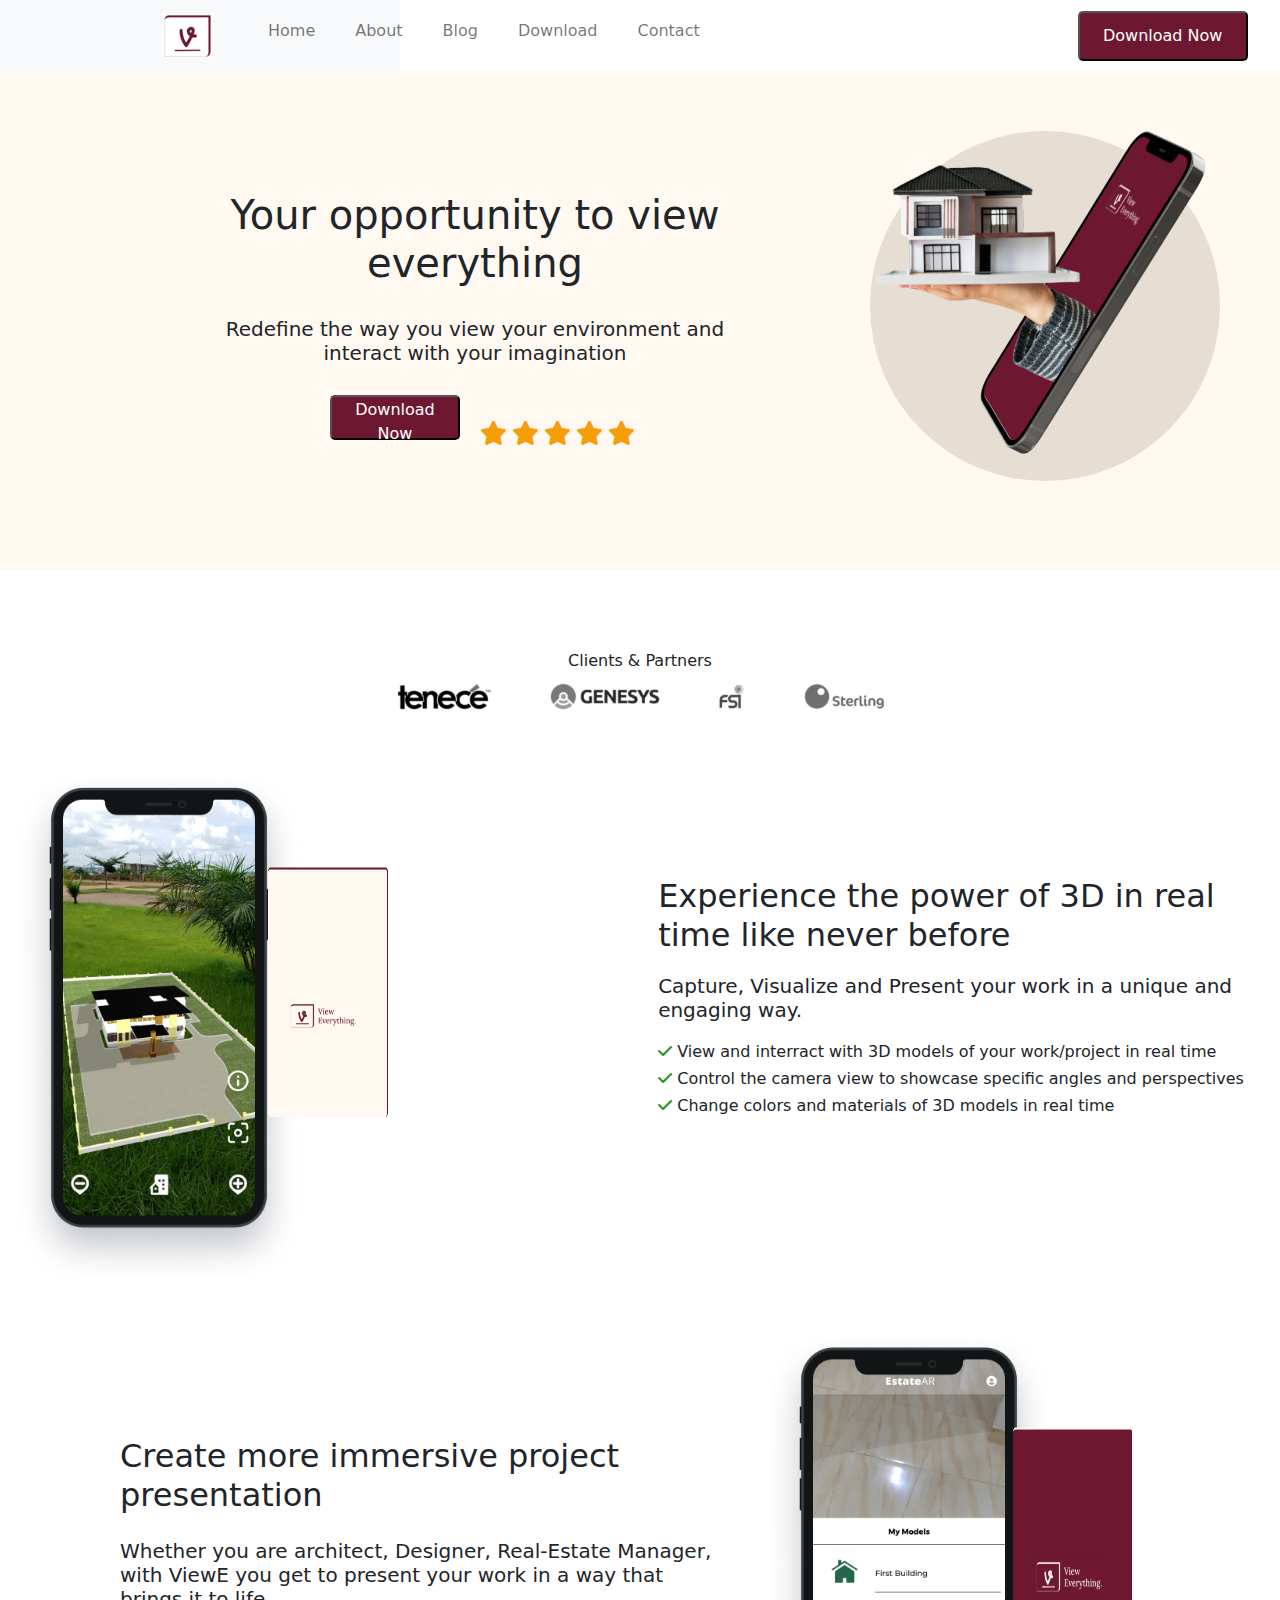
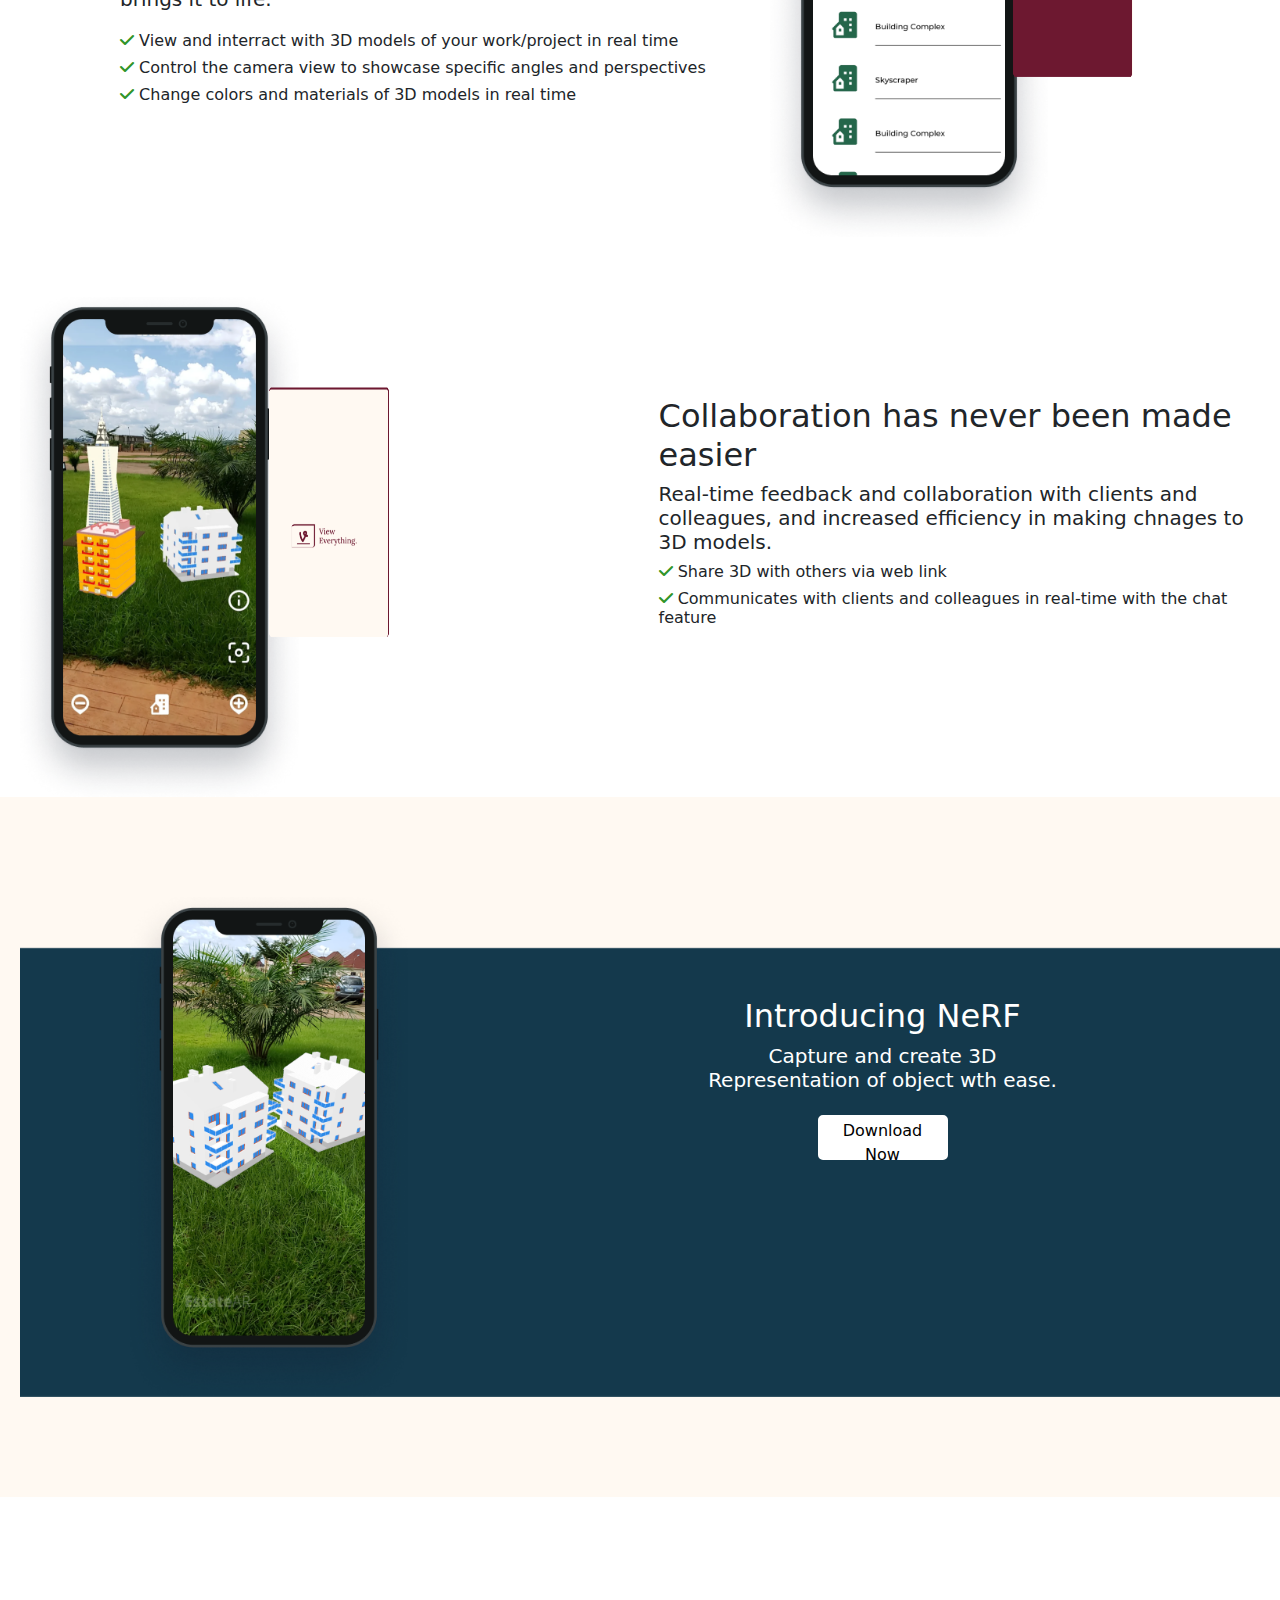
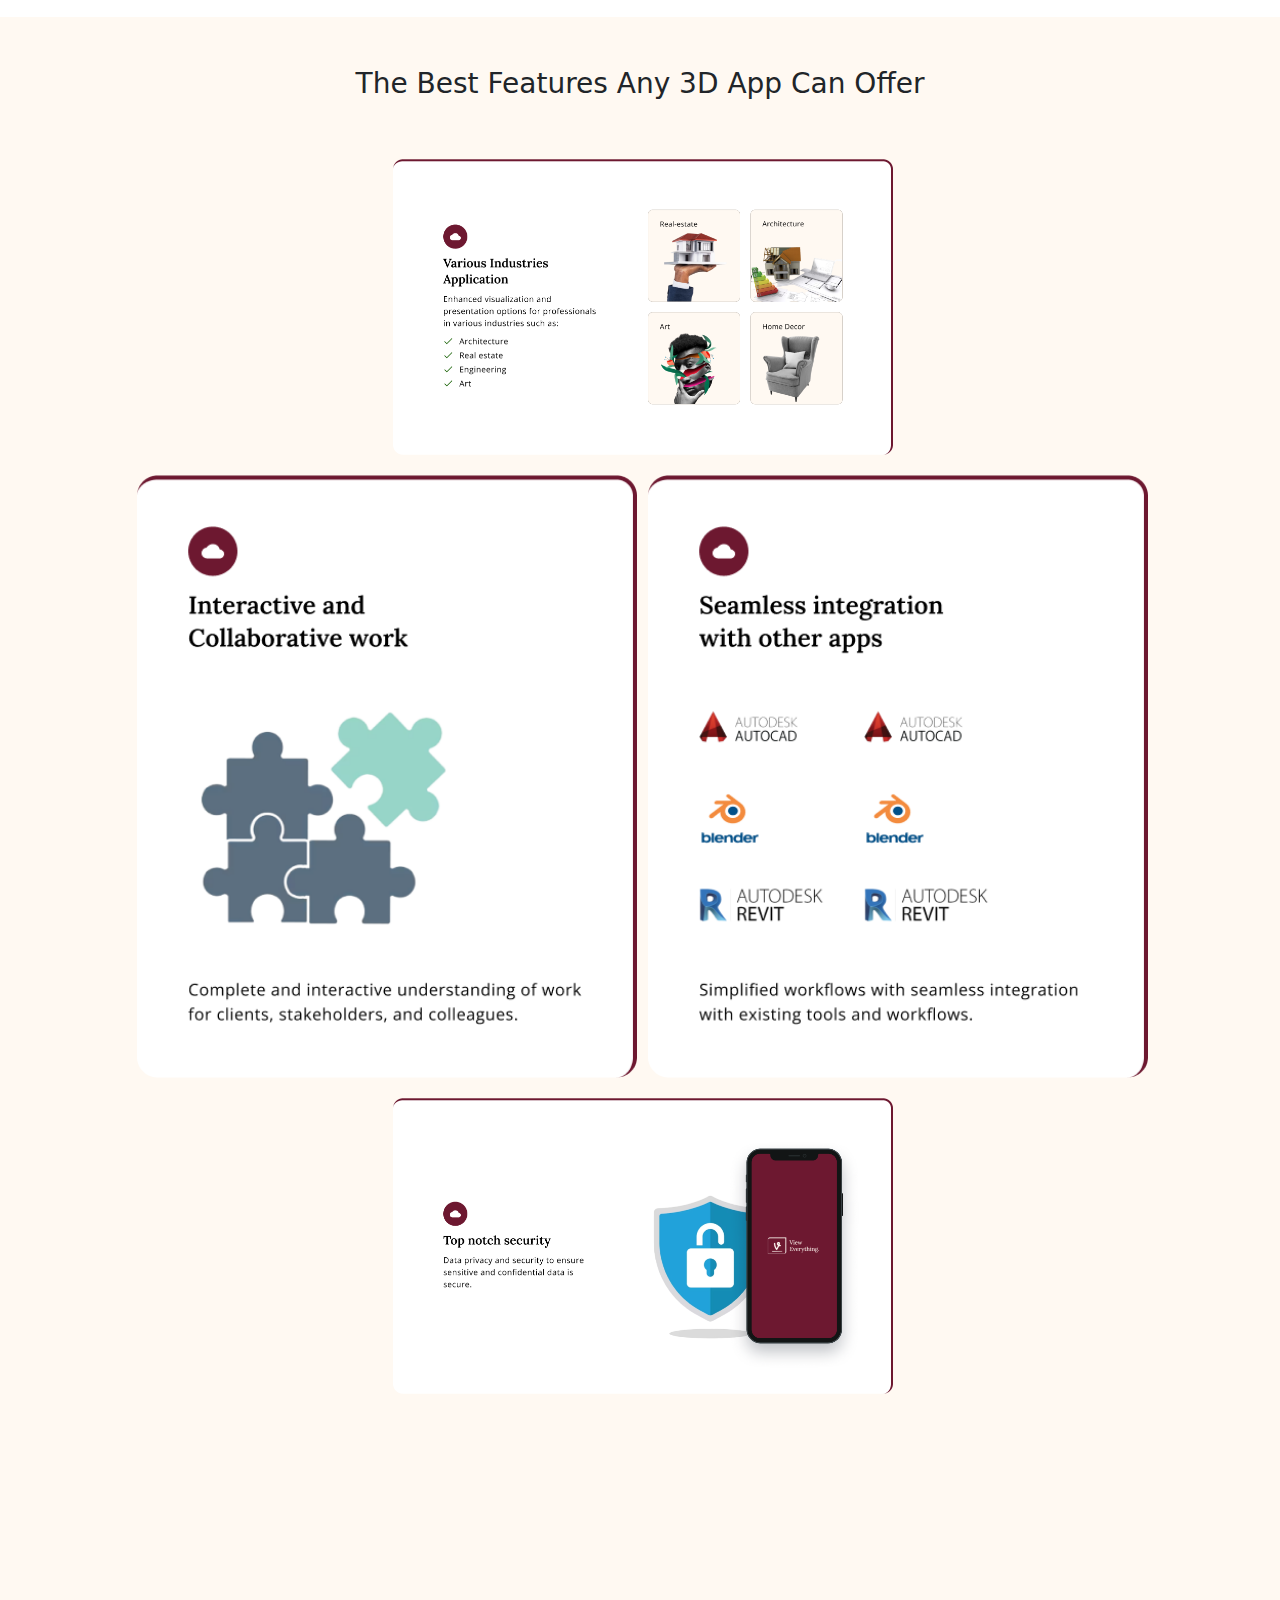
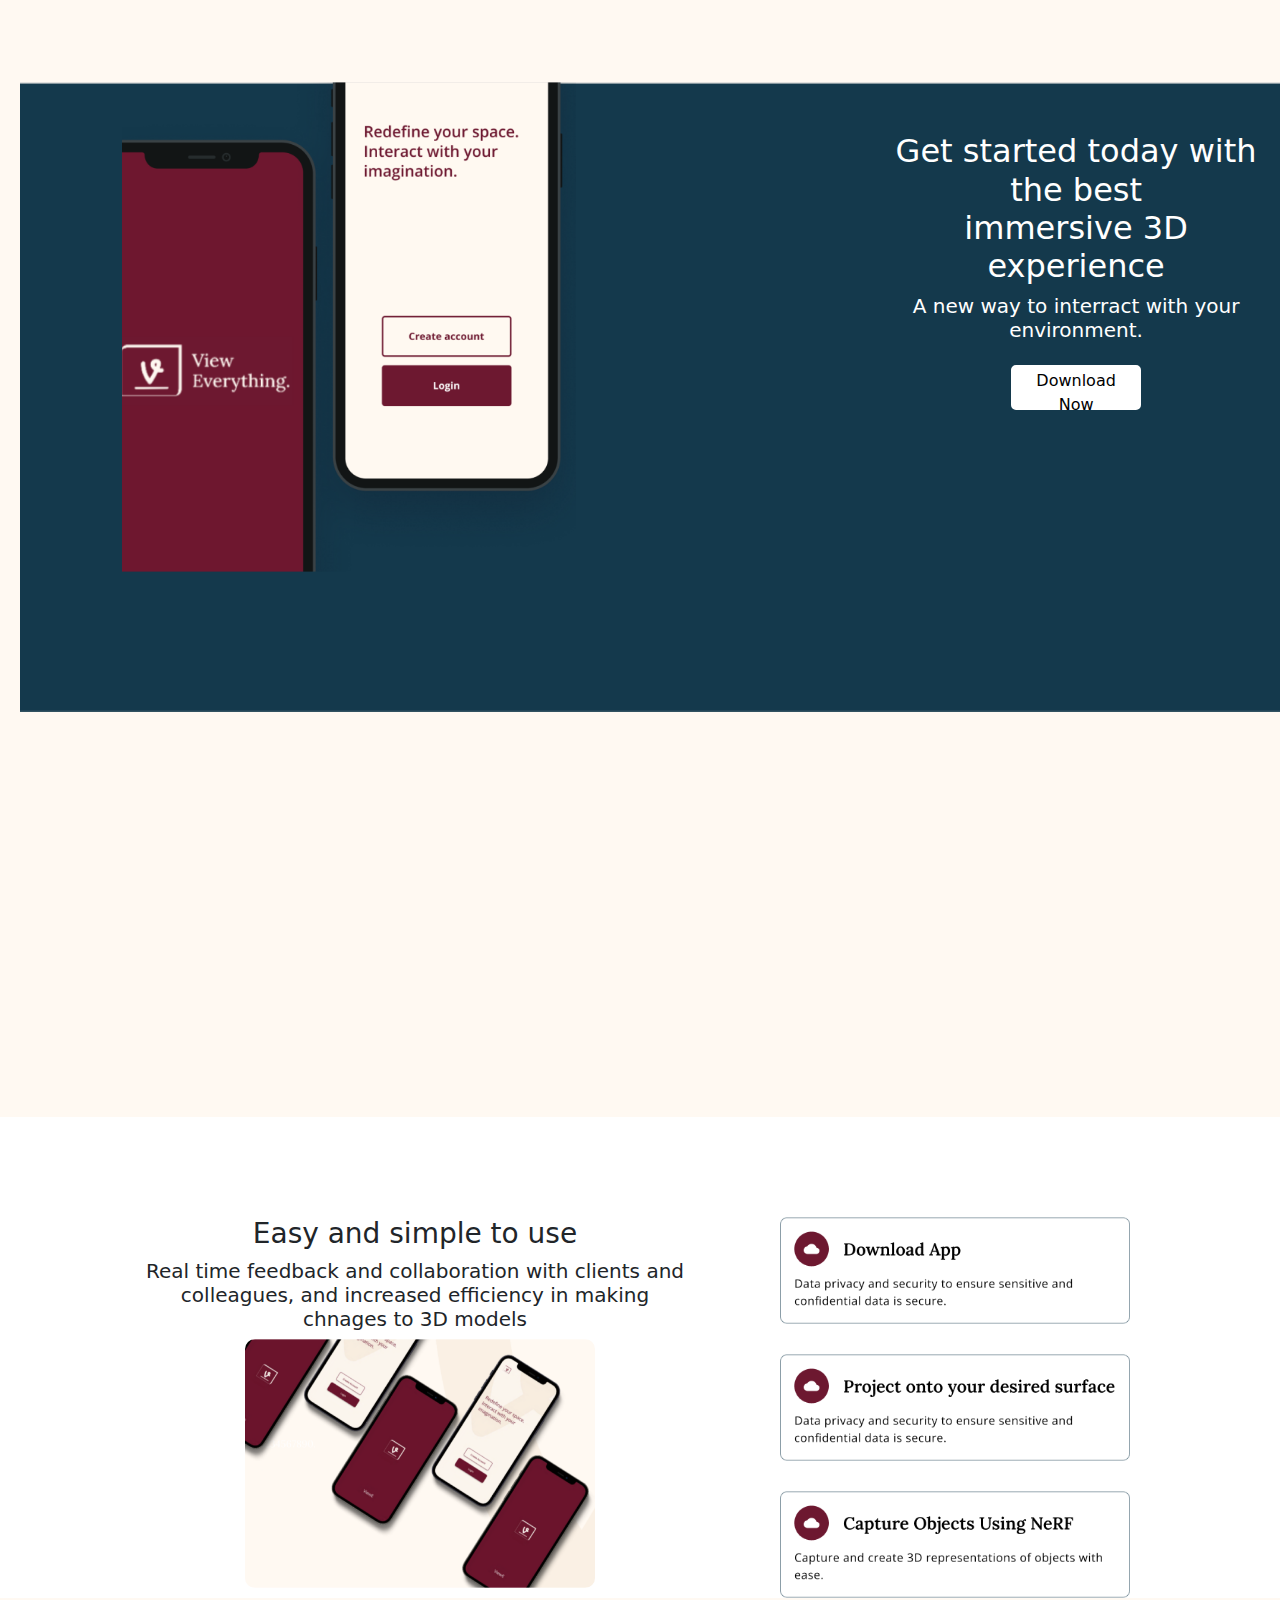
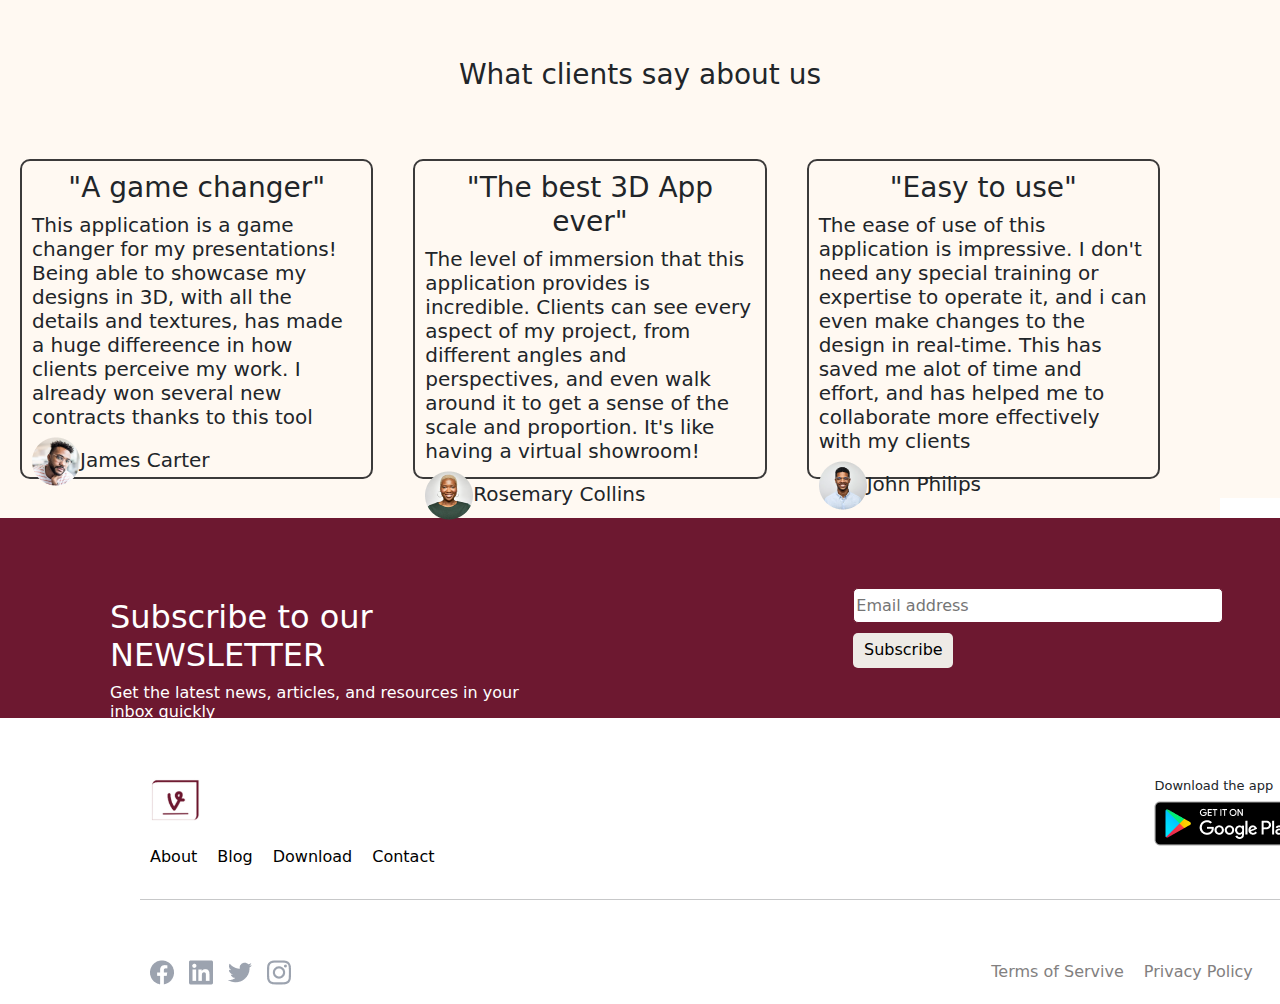
<file: index.html>
<!DOCTYPE html>
<html lang="en">
<head>
    <meta charset="UTF-8">
    <meta name="viewport" content="width=device-width, initial-scale=1.0">
    <title>Home</title>
    <link rel="stylesheet" href="bootstrap-5.1.3-dist/css/bootstrap.css">
    <link rel="stylesheet" href="Home.css">
    <link rel="icon" type="image/x-icon" href="/img/image 17@2x.jpg">
    <link rel="stylesheet" href="fontawesome-free-6.4.0-web/css/all.css">
    <link rel="preconnect" href="https://fonts.googleapis.com">
<link rel="preconnect" href="https://fonts.gstatic.com" crossorigin>
<link href="https://fonts.googleapis.com/css2?family=Inter:wght@100&display=swap" rel="stylesheet">
</head>
<body>
    <nav class="navbar navbar-expand-lg bg-body-tertiary navbar-light bg-light navv">
        <div class="container-fluid">
            <a class="navbar-brand logo" href="index.html">
                <img src="img/image 17@2x.jpg" alt="Logo" width="50" height="45">
              </a>

              <button class="navbar-toggler" type="button" data-bs-toggle="collapse" data-bs-target="#navbarSupportedContent" aria-controls="navbarSupportedContent" aria-expanded="false" aria-label="Toggle navigation">
                <span class="navbar-toggler-icon"></span>
              </button>
          <div class="collapse navbar-collapse liinn" id="navbarSupportedContent">
            <ul class="navbar-nav me-auto mb-2 mb-lg-0">
              <!-- <li class="nav-item">
                <a class="nav-link active ms-5 me-4" aria-current="page" href="index.html">Home</a>
              </li> -->
              <li class="nav-item">
                <a class="nav-link ms-5 me-4" href="About.html">Home</a>
              </li>
              <li class="nav-item">
                <a class="nav-link me-4" href="About.html">About</a>
              </li>
              <li class="nav-item">
                <a class="nav-link me-4" href="Blog.html">Blog</a>
              </li>
              <li class="nav-item">
                <a class="nav-link me-4" href="download.html">Download</a>
              </li>
              <li class="nav-item">
                <a class="nav-link" href="Contactpage.html">Contact</a>
              </li>
              <button class="button1 ">Download Now</button>
          </div>
        </div>
      </nav>
      <div class="card1">
        <div class="card11">
            <h1 class="h1">Your opportunity to view<br>everything</h1>
            <h5 class="h5">Redefine the way you view your environment and<br>interact with your imagination</h5>
            <button class="button2">Download Now</button> <i class="fa-solid fa-star fa-xl" style="color: rgb(245, 158, 11);"></i> <i class="fa-solid fa-star fa-xl" style="color: rgb(245, 158, 11);"></i> <i class="fa-solid fa-star fa-xl" style="color: rgb(245, 158, 11);"></i> <i class="fa-solid fa-star fa-xl" style="color: rgb(245, 158, 11);"></i> <i class="fa-solid fa-star fa-xl" style="color: rgb(245, 158, 11);"></i>
        </div>
        <div class="card12">
            <img src="img/image 30.png" alt="" width="400px" class="phoneimg">
        </div>
      </div>

      <div class="firsthead">
        <h6>Clients & Partners</h6>
        <img src="img/image 19.png" alt="" width="500px" class="partnerimg">
      </div>
      <div class="secondhead">
        <div class="secondhead1">
            <img src="img/Yes.png" alt="" height="520px" class="secondheadimg">
            <img src="img/Rectangle 59.png" alt="" style="width: 170px; height: 300px; margin-top: 90px; margin-left: -30px;" class="secondheadimg1" >
            <img src="img/image 35.png" alt="" style="width: 100px; height: 50px; margin-top: 220px; margin-left: -130px;" class="secondheadimg2">
        </div>
        <div class="secondhead2">
            <h2 class="experience">Experience the power of 3D in real time like never before</h2>
            <h5 class="experience">Capture, Visualize and Present your work in a unique and engaging way.</h5>
            <h6><i class="fa-solid fa-check" style="color: #309429;"></i> View and interract with 3D models of your work/project in real time</h6>
            <h6><i class="fa-solid fa-check" style="color: #309429;"></i> Control the camera view to showcase specific angles and perspectives</h6>
            <h6><i class="fa-solid fa-check" style="color: #309429;"></i> Change colors and materials of 3D models in real time</h6>

        </div>
      </div>

      <div class="secondhead">
        <div class="secondhead21">
            <h2 class="experience">Create more immersive project presentation</h2>
            <h5 style="margin-top: 25px; margin-bottom: 20px;"class="experience">Whether you are architect, Designer, Real-Estate Manager, with ViewE you get to present your work in a way that brings it to life.</h5>
            <h6><i class="fa-solid fa-check" style="color: #309429;"></i> View and interract with 3D models of your work/project in real time</h6>
            <h6><i class="fa-solid fa-check" style="color: #309429;"></i> Control the camera view to showcase specific angles and perspectives</h6>
            <h6><i class="fa-solid fa-check" style="color: #309429;"></i> Change colors and materials of 3D models in real time</h6>

        </div>

        <div class="secondhead1">
            <img src="img/YesN.png" alt="" height="520px" class="secondheadimg">
            <img src="img/Rectangle 59N.png" alt="" style="width: 170px; height: 300px; margin-top: 90px; margin-left: -35px;" class="secondheadimg1">
            <img src="img/image 35N.png" alt="" style="width: 100px; height: 50px; margin-top: 220px; margin-left: -130px;" class="secondheadimg2">
        </div>
    </div>
    <div class="secondhead">
        <div class="secondhead1">
            <img src="img/YesO.png" alt="" height="520px" class="secondheadimg">
            <img src="img/Rectangle 59.png" alt="" style="width: 170px; height: 300px; margin-top: 90px; margin-left: -30px;" class="secondheadimg1">
            <img src="img/image 35.png" alt="" style="width: 100px; height: 50px; margin-top: 220px; margin-left: -130px;" class="secondheadimg2">
        </div>
        <div class="secondhead2">
            <h2>Collaboration has never been made easier</h2>
            <h5>Real-time feedback and collaboration with clients and colleagues, and increased efficiency in making chnages to 3D models.</h5>
            <h6><i class="fa-solid fa-check" style="color: #309429;"></i> Share 3D with others via web link</h6>
            <h6><i class="fa-solid fa-check" style="color: #309429;"></i> Communicates with clients and colleagues in real-time with the chat feature</h6>

        </div>
      </div>
      <div class="card2">
        <div class="middle">
            <div class="middle-text">
                <div class="firstimg">
              <img src="img/YesP.png" alt="" class="secondheadimg" >
            </div>
            <div class="middleword">
                <h2>Introducing NeRF</h2>
                <h5>Capture and create 3D <br>Representation of object wth ease.</h5>
                <button class="button4">Download Now</button>
            </div> 
            </div>
          </div>
        </div>
        <div class="card3">
            <h3 style="text-align: center;">The Best Features Any 3D App Can Offer</h3>
            <img src="img/Frame 40576.png" alt="" style="margin-top: 50px; margin-bottom: 20px;" class="featureimg"><br>
            <img src="img/Frame 40578.png" alt="" class="featureimg">
            <img src="img/Frame 40579.png" alt="" class="featureimg">
            <img src="img/Frame 40577.png" alt="" style="margin-top: 20px;" class="featureimg">
            </div>
            <div class="card4">
                <div class="middle1">
                    <div class="middle-text1">
                        <div class="firstimg1">
                      <img src="img/image 14.png" alt="" style="height: 490px; margin-left: -110px; margin-top: 110px;" class="firstimage" >
                    </div>
                    <div class="middleword1">
                        <h2>Get started today with the best <br> immersive 3D experience</h2>
                        <h5>A new way to interract with your environment.</h5>
                        <button class="button4">Download Now</button>
                    </div> 
                    </div>
                  </div>
                </div>
                <div class="div1">
                    <div class="div11">
                    <h3 >Easy and simple to use</h3>
                    <h5>Real time feedback and collaboration with clients and colleagues, and increased efficiency in making chnages to 3D models</h5>
                    <img src="img/Rectangle 58.png" alt=""  style="width: 450px; border-radius: 10px;" class="divimg">
                </div>
                <div class="div12">
                    <img src="img/Frame 40575.png" alt="" width="400px" class="divimg">
                    <img src="img/Frame 40583.png" alt="" width="400px" class="divimg">
                    <img src="img/Frame 40582.png" alt="" width="400px" class="divimg">
                </div>
                </div>
                <div class="card5">
                    <h3 class="headd">What clients say about us</h3>
                    <div class="card6">
                    <div class="box">
                        <h3 style="text-align: center;">"A game changer"</h3>
                        <h5 class="heads">This application is a game changer for my presentations! Being able to showcase my designs in 3D, with all the details and textures, has made a huge differeence in how clients perceive my work. I already won several new contracts thanks to this tool</h5>
                        <h5><img src="img/Ellipse 1.png" alt="">James Carter</h5>
                    </div>
                    <div class="box">
                        <h3 style="text-align: center;">"The best 3D App ever"</h3>
                        <h5 class="heads">The level of immersion that this application provides is incredible. Clients can see every aspect of my project, from different angles and perspectives, and even walk around it to get a sense of the scale and proportion. It's like having a virtual showroom!</h5>
                        <h5><img src="img/Ellipse 12.png" alt="">Rosemary Collins</h5>
                    </div>
                    <div class="box">
                        <h3 style="text-align: center;">"Easy to use"</h3>
                        <h5 class="heads">The ease of use of this application is impressive. I don't need any special training or expertise to operate it, and i can even make changes to the design in real-time. This has saved me alot of time and effort, and has helped me to collaborate more effectively with my clients</h5>
                        <h5><img src="img/Ellipse 13.png" alt="">John Philips</h5>
                    </div>
                </div>
                  </div>
                  <div class="card7">
                    <div class="letter">
                        <h2>Subscribe to our NEWSLETTER</h2>
                        <h6 style="font-weight: lighter;">Get the latest news, articles, and resources in your inbox quickly</h6>
                    </div>
                    <div class="class">
                        <input type="email" placeholder="Email address" class="email">
                        <button class="Subscribebtn">Subscribe</button>
                    </div>
                   </div>
                   
                   <div class="card8">
                    <div class="card8a">
                        <a href="index.html"><img src="img/image 17@2x.jpg" width="50px"></a> <br> <br>
                        <a href="About.html">About</a><a href="Blog.html">Blog</a><a href="download.html">Download</a><a href="Contactpage.html">Contact</a>
                    </div>
                    <div>
                        <h5 style="font-size: small;">Download the app</h5>
                        <img src="img/Store Badge.png" alt="">
                    </div>
                   </div>
                   <hr class="line">
                   <div class="card8">
                    <div class="card8a">
                        <img src="img/Vector 1.png" alt="" style="margin-right: 10px;"> <img src="img/Vector.png" alt="" style="margin-right: 10px;"> <img src="img/Vector2.png" alt="" style="margin-right: 10px;"> <img src="img/Group.png" alt="">
                    </div>
                    <div style="margin-bottom: 20px;">
                        <a href="#" style="color: rgb(130, 128, 128);">Terms of Servive</a><a href="#" style="color: rgb(130, 128, 128);">Privacy Policy</a>
                    </div>
                   </div>
                   <script src="js/bootstrap.bundle.js"></script>

     
</body>
</html>
</file>
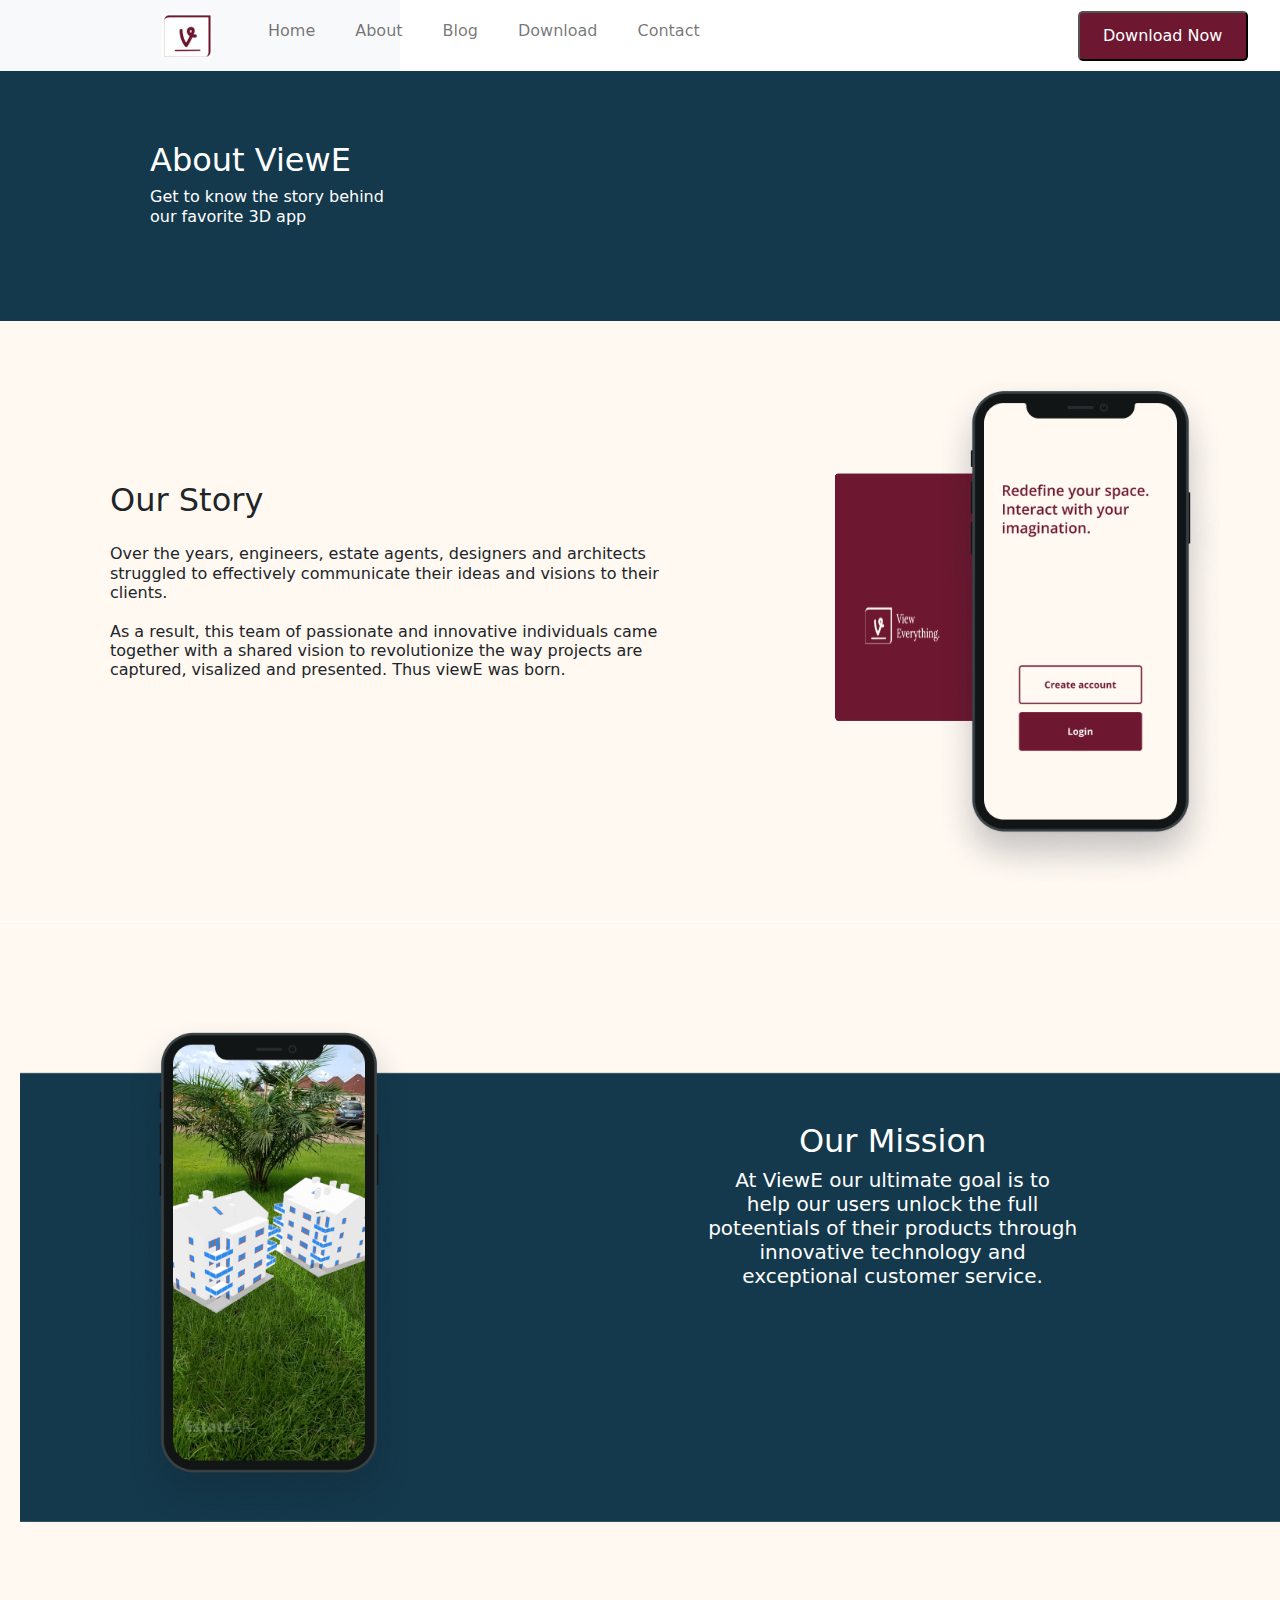
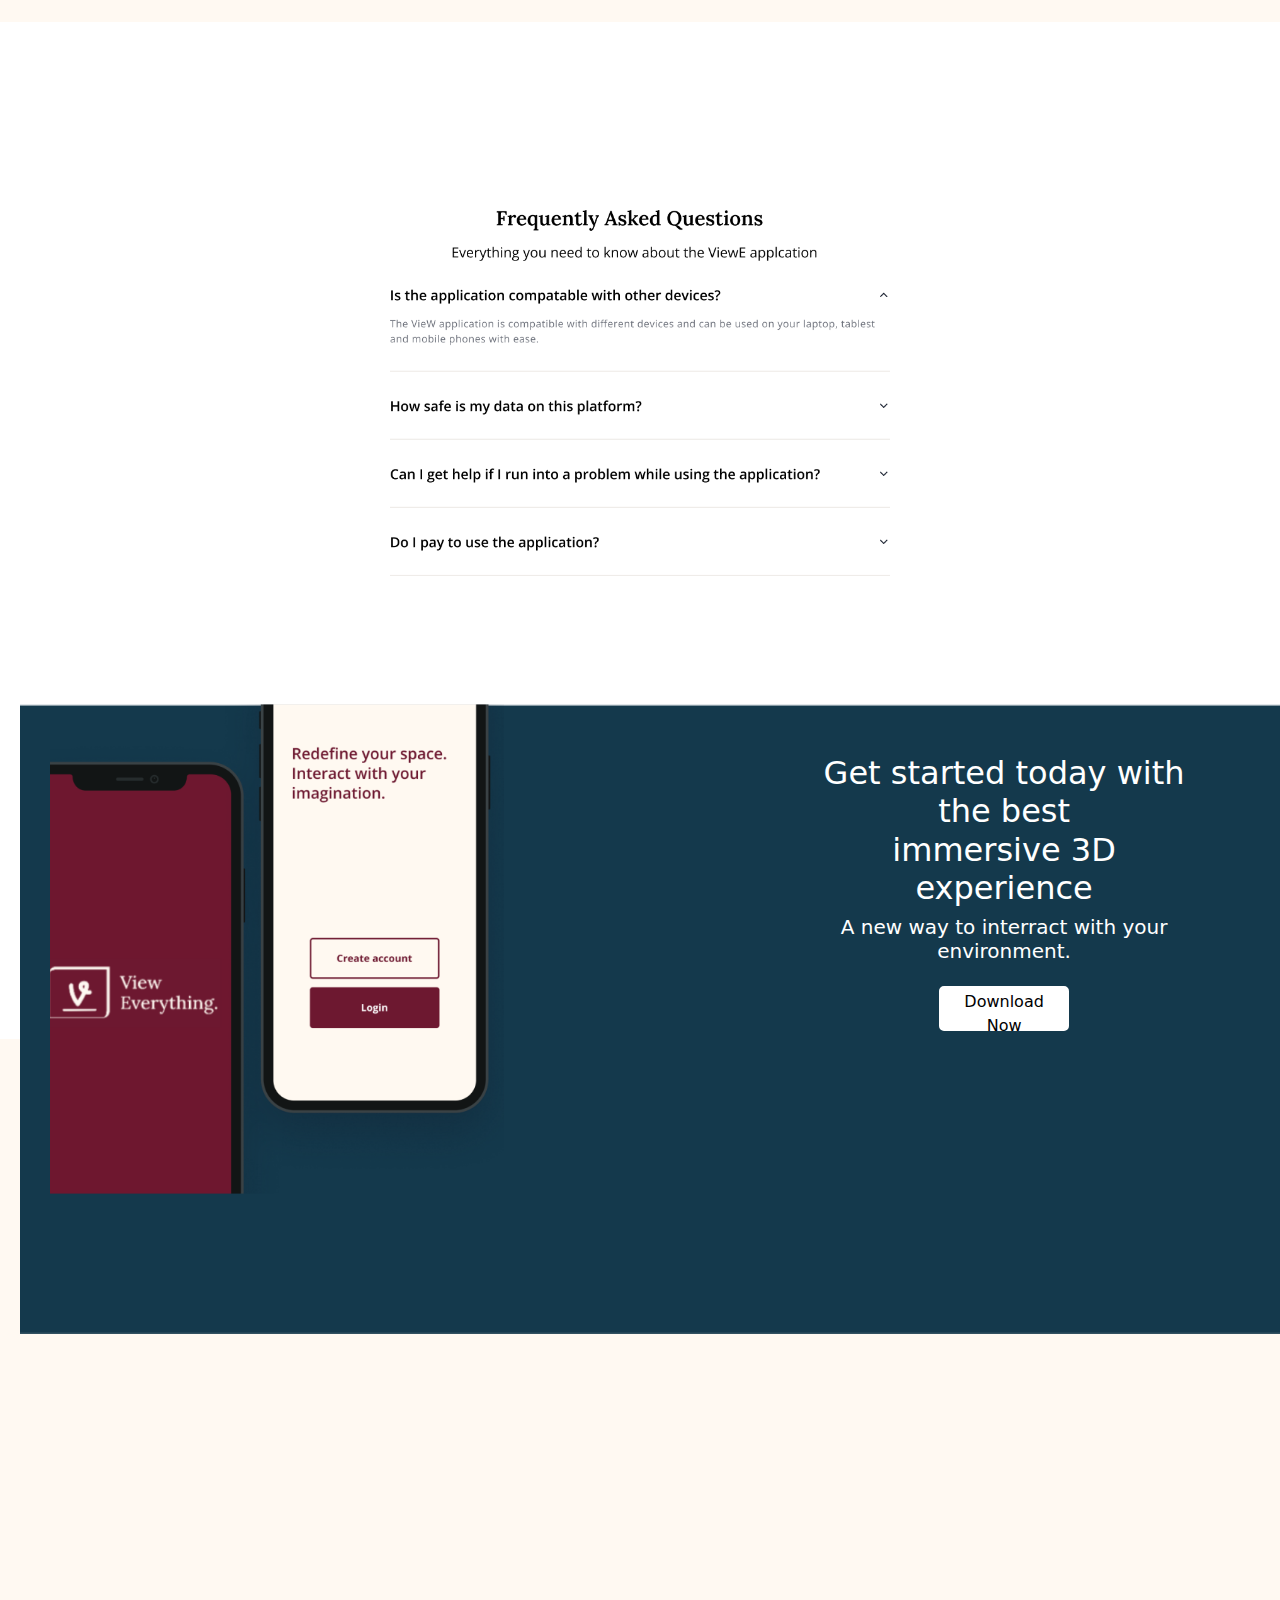
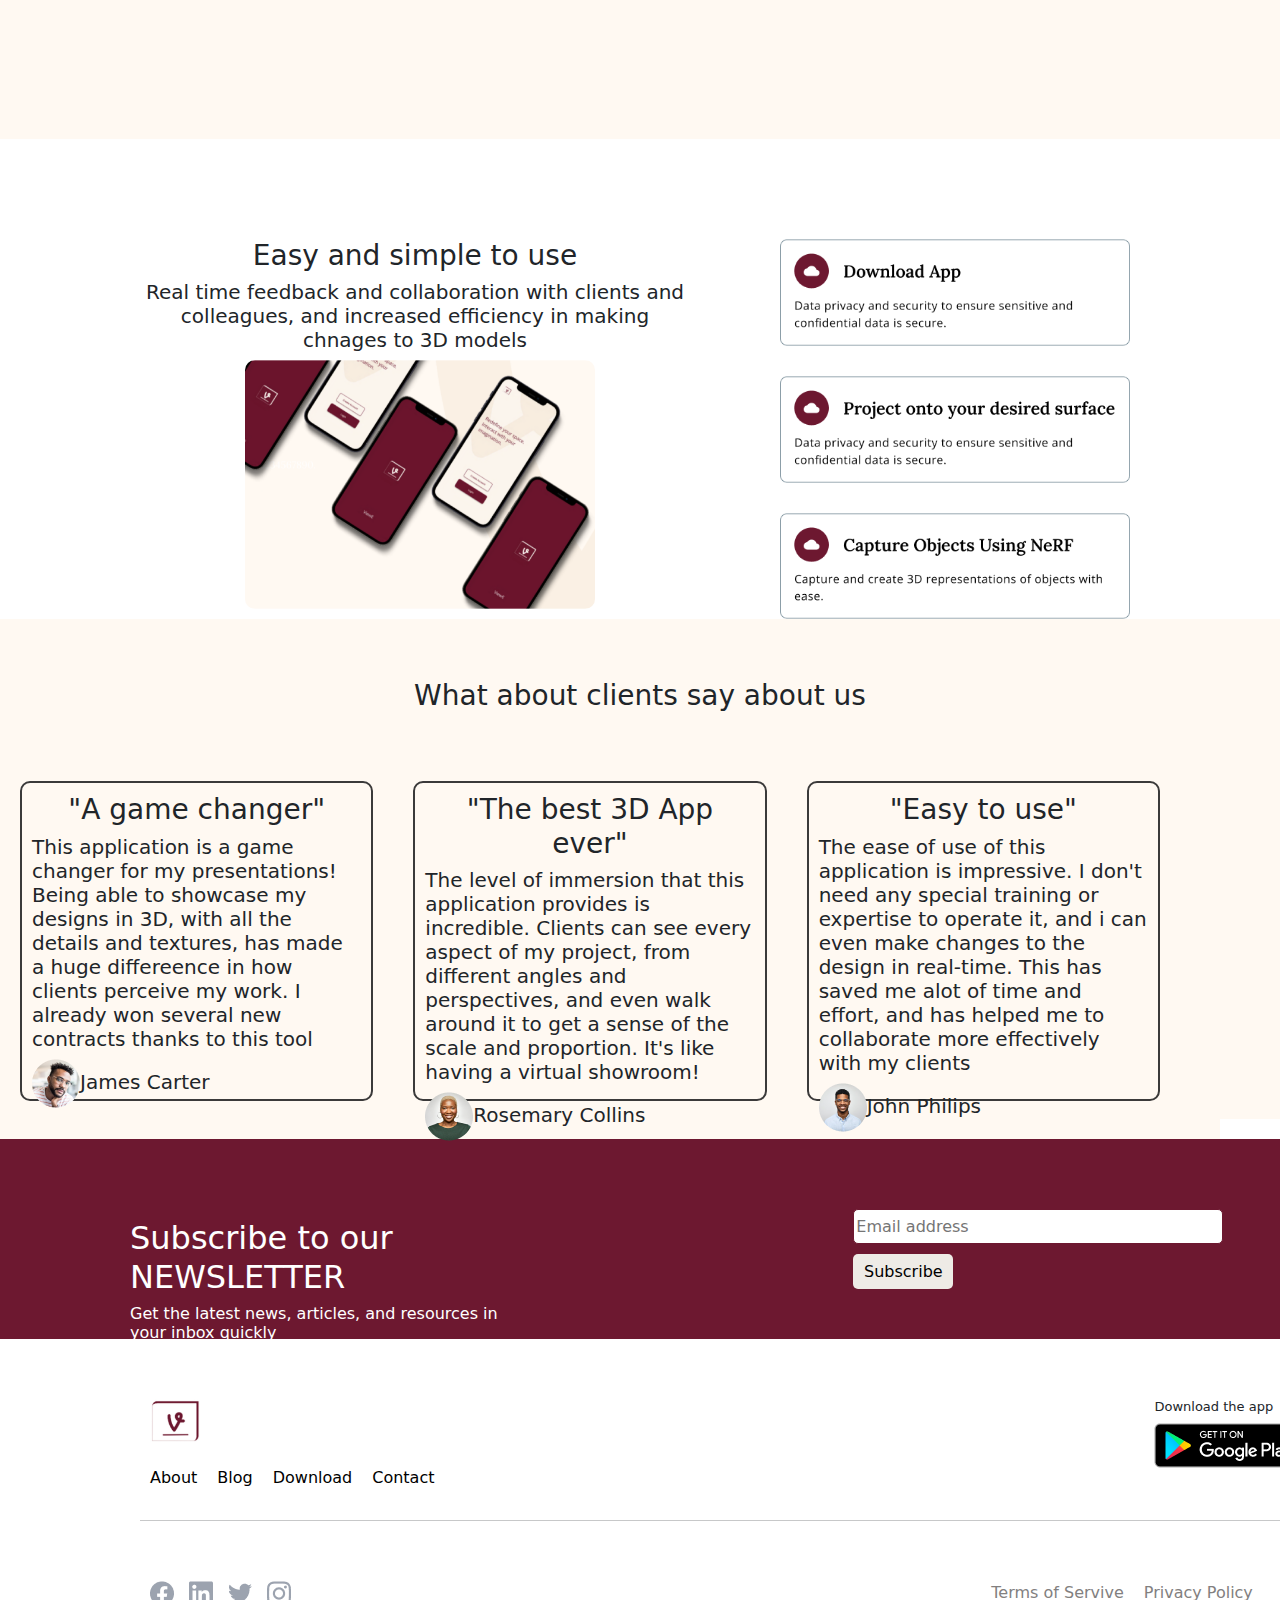
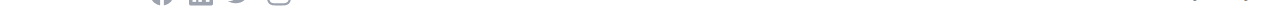
<file: About.html>
<!DOCTYPE html>
<html lang="en">
<head>
    <meta charset="UTF-8">
    <meta name="viewport" content="width=device-width, initial-scale=1.0">
    <title>About</title>
    <link rel="stylesheet" href="bootstrap-5.1.3-dist/css/bootstrap.css">
    <link rel="stylesheet" href="Home.css">
    <link rel="icon" type="image/x-icon" href="/img/image 17@2x.jpg">
    <link rel="stylesheet" href="fontawesome-free-6.4.0-web/css/all.css">
    <link rel="preconnect" href="https://fonts.googleapis.com">
<link rel="preconnect" href="https://fonts.gstatic.com" crossorigin>
<link href="https://fonts.googleapis.com/css2?family=Inter:wght@600&display=swap" rel="stylesheet">
</head>
<body>
  <nav class="navbar navbar-expand-lg bg-body-tertiary navbar-light bg-light navv">
    <div class="container-fluid">
        <a class="navbar-brand logo" href="index.html">
            <img src="img/image 17@2x.jpg" alt="Logo" width="50" height="45">
          </a>

          <button class="navbar-toggler" type="button" data-bs-toggle="collapse" data-bs-target="#navbarSupportedContent" aria-controls="navbarSupportedContent" aria-expanded="false" aria-label="Toggle navigation">
            <span class="navbar-toggler-icon"></span>
          </button>
      <div class="collapse navbar-collapse liinn" id="navbarSupportedContent">
        <ul class="navbar-nav me-auto mb-2 mb-lg-0">
          <li class="nav-item">
            <a class="nav-link ms-5 me-4" href="About.html">Home</a>
          </li>
          <li class="nav-item">
            <a class="nav-link me-4" href="About.html">About</a>
          </li>
          <li class="nav-item">
            <a class="nav-link me-4" href="Blog.html">Blog</a>
          </li>
          <li class="nav-item">
            <a class="nav-link me-4" href="download.html">Download</a>
          </li>
          <li class="nav-item">
            <a class="nav-link" href="Contactpage.html">Contact</a>
          </li>
          <button class="button1">Download Now</button>
      </div>
    </div>
  </nav>
      <div class="card9">
        <div class="card9word">
            <h2>About ViewE</h2>
            <h6>Get to know the story behind our favorite 3D app</h6>
        </div>
        <div>
            <img src="img/Frame 40651.png" alt="" width="200px" class="card9img">
        </div>
       </div>
       <div class="card10">
        <div class="secondhead21">
            <h2 class="experience">Our Story</h2>
            <h6 style="margin-top: 25px; margin-bottom: 20px; font-weight: lighter;" class="experience">Over the years, engineers, estate agents, designers and architects struggled to effectively communicate their ideas and visions to their clients.</h6>
            <h6 style="font-weight: lighter;">As a result, this team of passionate and innovative individuals came together with a shared vision to revolutionize the way projects are captured, visalized and presented. Thus viewE was born.</h6>
            
    
        </div>
    
        <div class="secondhead1">
            <img src="img/Rectangle 59N.png" alt="" style="width: 170px; height: 300px; margin-top: 90px; " class="secondhead222">
            <img src="img/image 35N.png" alt="" style="width: 100px; height: 50px; margin-top: 220px; margin-left: -134px;" class="secondhead111">
            <img src="img/Yes Q.png" alt="" height="520px" class="secondheadimg">
        </div>
    </div>
    
    <div class="card2">
        <div class="middle">
            <div class="middle-text">
                <div class="firstimg">
              <img src="img/YesP.png" alt="" class="secondheadimg">
            </div>
            <div class="middleword">
                <h2>Our Mission</h2>
                <h5 style="font-weight: lighter;">At ViewE our ultimate goal is to <br>help our users unlock the full <br> poteentials of their products through <br> innovative technology and <br> exceptional customer service.</h5>
                
            </div> 
            </div>
          </div>
        </div>
        <div class="faq">
    
            <img src="img/FAQs.png" alt="" width="600px" class="faqimg">
          </div>
          <div class="card4">
              <div class="middle1">
                  <div class="middle-text1">
                      <div class="firstimg1">
                    <img src="img/image 14.png" alt="" style="height: 490px; margin-left: -110px; margin-top: 110px;" class="card4img">
                  </div>
                  <div class="middleword1">
                      <h2>Get started today with the best <br> immersive 3D experience</h2>
                      <h5 style="font-weight: lighter;">A new way to interract with your environment.</h5>
                      <button class="button4">Download Now</button>
                  </div> 
                  </div>
                </div>
              </div>
              <div class="div1">
                  <div class="div11">
                  <h3>Easy and simple to use</h3>
                  <h5 style="font-weight: lighter;">Real time feedback and collaboration with clients and colleagues, and increased efficiency in making chnages to 3D models</h5>
                  <img src="img/Rectangle 58.png" alt=""  style="width: 450px; border-radius: 10px;" class="divimg">
              </div>
              <div class="div12">
                  <img src="img/Frame 40575.png" alt="" width="400px" class="divimg">
                  <img src="img/Frame 40583.png" alt="" width="400px" class="divimg">
                  <img src="img/Frame 40582.png" alt="" width="400px" class="divimg">
              </div>
              </div>
              <div class="card5">
                  <h3 class="headd">What about clients say about us</h3>
                  <div class="card6">
                  <div class="box">
                      <h3 style="text-align: center;">"A game changer"</h3>
                      <h5 class="heads">This application is a game changer for my presentations! Being able to showcase my designs in 3D, with all the details and textures, has made a huge differeence in how clients perceive my work. I already won several new contracts thanks to this tool</h5>
                      <h5><img src="img/Ellipse 1.png" alt="">James Carter</h5>
                  </div>
                  <div class="box">
                      <h3 style="text-align: center;">"The best 3D App ever"</h3>
                      <h5 class="heads">The level of immersion that this application provides is incredible. Clients can see every aspect of my project, from different angles and perspectives, and even walk around it to get a sense of the scale and proportion. It's like having a virtual showroom!</h5>
                      <h5><img src="img/Ellipse 12.png" alt="">Rosemary Collins</h5>
                  </div>
                  <div class="box">
                      <h3 style="text-align: center;">"Easy to use"</h3>
                      <h5 class="heads">The ease of use of this application is impressive. I don't need any special training or expertise to operate it, and i can even make changes to the design in real-time. This has saved me alot of time and effort, and has helped me to collaborate more effectively with my clients</h5>
                      <h5><img src="img/Ellipse 13.png" alt="">John Philips</h5>
                  </div>
              </div>
                </div>
                <div class="card7">
                  <div class="letter">
                      <h2 style=" margin-left: 20px;">Subscribe to our NEWSLETTER</h2>
                      <h6 style="font-weight: lighter; margin-left: 20px;">Get the latest news, articles, and resources in your inbox quickly</h6>
                  </div>
                  <div class="class">
                      <input type="email" placeholder="Email address">
                      <button class="Subscribebtn">Subscribe</button>
                  </div>
                 </div>
                 
                 <div class="card8">
                  <div class="card8a">
                    <a href="index.html"><img src="img/image 17@2x.jpg" width="50px"></a> <br> <br>
                      <a href="About.html">About</a><a href="Blog.html">Blog</a><a href="download.html">Download</a><a href="Contactpage.html">Contact</a>
                  </div>
                  <div>
                      <h5 style="font-size: small;">Download the app</h5>
                      <img src="img/Store Badge.png" alt="">
                  </div>
                 </div>
                 <hr class="line">
                 <div class="card8">
                  <div class="card8a">
                      <img src="img/Vector 1.png" alt="" style="margin-right: 10px;"> <img src="img/Vector.png" alt="" style="margin-right: 10px;"> <img src="img/Vector2.png" alt="" style="margin-right: 10px;"> <img src="img/Group.png" alt="">
                  </div>
                  <div style="margin-bottom: 20px;">
                      <a href="#" style="color: rgb(130, 128, 128);">Terms of Servive</a><a href="#" style="color: rgb(130, 128, 128);">Privacy Policy</a>
                  </div>
                 </div>

                 <script src="js/bootstrap.bundle.js"></script>
       
    
    
</body>
</html>
</file>
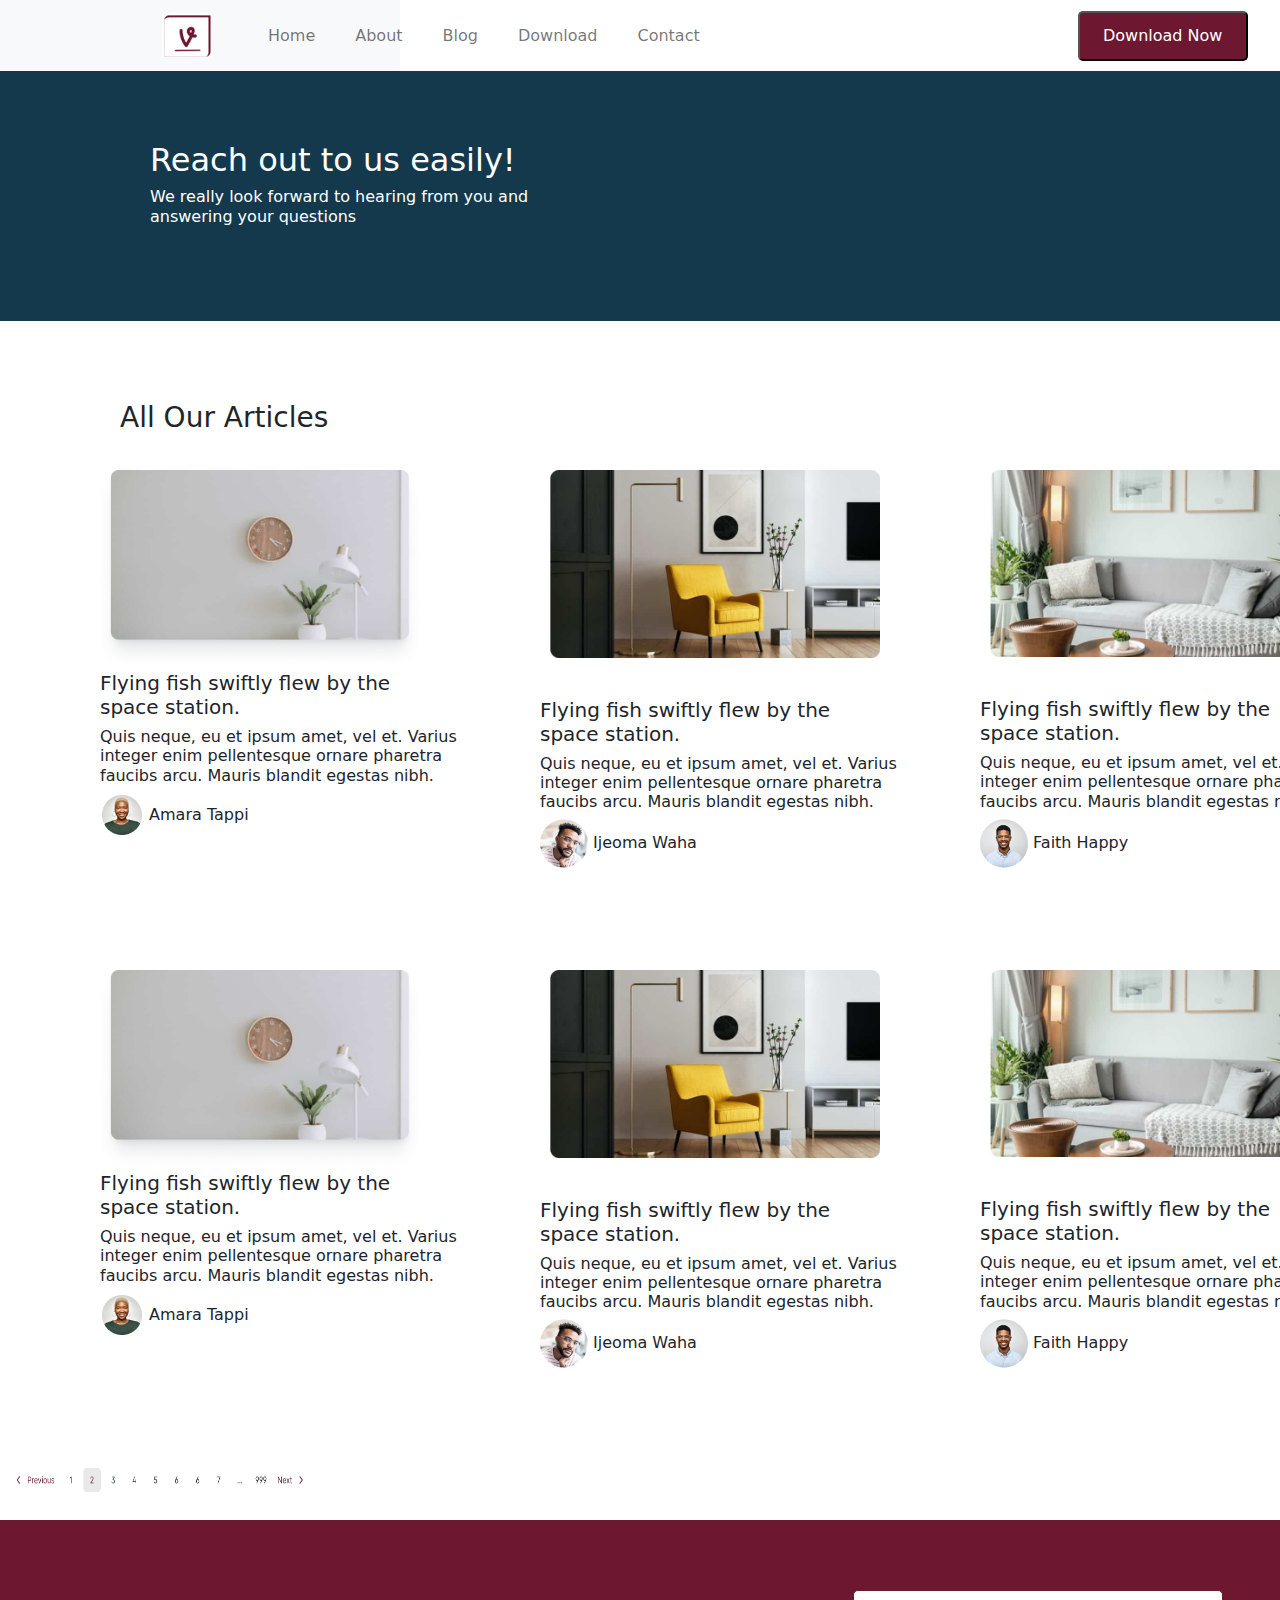
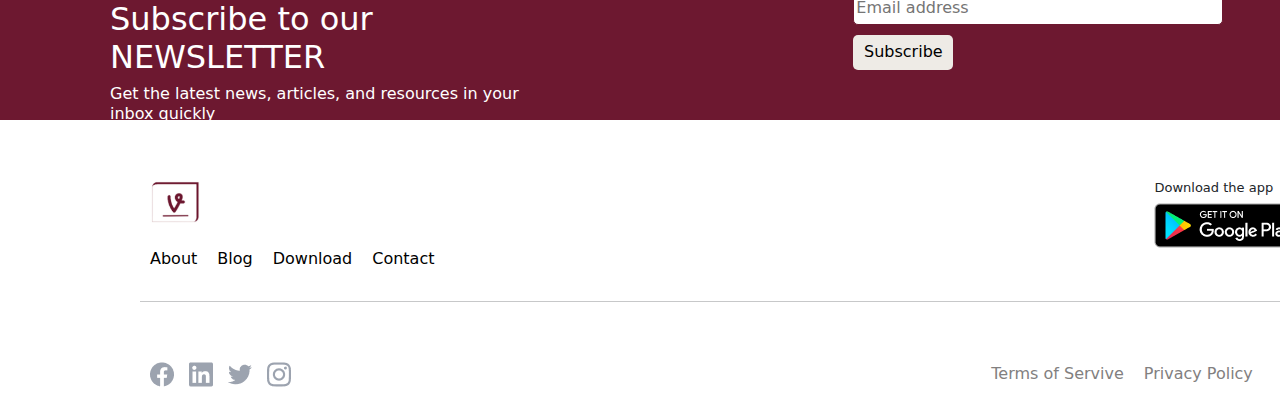
<file: AllOurArticles.html>
<!DOCTYPE html>
<html lang="en">
<head>
    <meta charset="UTF-8">
    <meta name="viewport" content="width=device-width, initial-scale=1.0">
    <title>OurArticles</title>
    <link rel="stylesheet" href="bootstrap-5.1.3-dist/css/bootstrap.css">
    <link rel="stylesheet" href="Home.css">
    <link rel="icon" type="image/x-icon" href="/img/image 17@2x.jpg">
    <link rel="stylesheet" href="fontawesome-free-6.4.0-web/css/all.css">
    <link rel="preconnect" href="https://fonts.googleapis.com">
<link rel="preconnect" href="https://fonts.gstatic.com" crossorigin>
<link href="https://fonts.googleapis.com/css2?family=Inter:wght@600&display=swap" rel="stylesheet">
</head>
<body>
    <nav class="navbar navbar-expand-lg bg-body-tertiary navbar-light bg-light navv">
        <div class="container-fluid">
            <a class="navbar-brand logo" href="index.html">
                <img src="img/image 17@2x.jpg" alt="Logo" width="50" height="45">
              </a>

              <button class="navbar-toggler" type="button" data-bs-toggle="collapse" data-bs-target="#navbarSupportedContent" aria-controls="navbarSupportedContent" aria-expanded="false" aria-label="Toggle navigation">
                <span class="navbar-toggler-icon"></span>
              </button>
          <div class="collapse navbar-collapse liinn" id="navbarSupportedContent">
            <ul class="navbar-nav me-auto mb-2 mb-lg-0">
                <li class="nav-item">
                    <a class="nav-link ms-5 me-4" href="About.html">Home</a>
                  </li>
              <li class="nav-item">
                <a class="nav-link me-4" href="About.html">About</a>
              </li>
              <li class="nav-item">
                <a class="nav-link me-4" href="Blog.html">Blog</a>
              </li>
              <li class="nav-item">
                <a class="nav-link me-4" href="download.html">Download</a>
              </li>
              <li class="nav-item">
                <a class="nav-link" href="Contactpage.html">Contact</a>
              </li>
            </ul>
              <button class="button1">Download Now</button>
          </div>
        </div>
      </nav>
      <div class="card9">
        <div>
            <h2>Reach out to us easily!</h2>
            <h6>We really look forward to hearing from you and <br> answering your questions</h6>
        </div>
        <div>
            <img src="img/Frame 40651.png" alt="" width="200px" class="card9img">
        </div>
       </div>

       
       <h3 style="margin-left: 120px; margin-top: 80px; margin-bottom: 25px;">All Our Articles</h3>


       <div class="featuredarticled">
        <div class="featuredarticle2">
            <img src="img/Image 2.png" alt="" width="400px" style="margin-left: -15px;" class="articleimg">
        <h5>Flying fish swiftly flew by the <br> space station.</h5>
        <h6 style="font-weight: lighter;">Quis neque, eu et ipsum amet, vel et. Varius<br>integer enim pellentesque ornare pharetra <br> faucibs arcu. Mauris blandit egestas nibh.</h6>
        <h6><img src="img/Avatar.png" alt=""> Amara Tappi</h6>
    </div>
    <div class="featuredarticle2">
        <img src="img/unsplash__HqHX3LBN18.png" alt="" width="350px" style="margin-bottom: 40px;" class="articleimg">
    <h5>Flying fish swiftly flew by the <br> space station.</h5>
    <h6 style="font-weight: lighter;">Quis neque, eu et ipsum amet, vel et. Varius <br>integer enim pellentesque ornare pharetra <br>faucibs arcu. Mauris blandit egestas nibh.</h6>
    <h6><img src="img/Ellipse 1.png" alt=""> Ijeoma Waha</h6>
</div>
<div class="featuredarticle2">
    <img src="img/unsplash_OtXADkUh3-I.png" alt="" width="350px" style="margin-bottom: 40px;" class="articleimg">
<h5>Flying fish swiftly flew by the <br> space station.</h5>
<h6 style="font-weight: lighter;">Quis neque, eu et ipsum amet, vel et. Varius <br> integer enim pellentesque ornare pharetra <br>faucibs arcu. Mauris blandit egestas nibh.</h6>
<h6><img src="img/Ellipse 13.png" alt=""> Faith Happy</h6>
</div>
       </div>

       <div class="featuredarticled">
        <div class="featuredarticle2">
            <img src="img/Image 2.png" alt="" width="400px" style="margin-left: -15px;" class="articleimg">
        <h5>Flying fish swiftly flew by the <br> space station.</h5>
        <h6 style="font-weight: lighter;">Quis neque, eu et ipsum amet, vel et. Varius<br>integer enim pellentesque ornare pharetra <br> faucibs arcu. Mauris blandit egestas nibh.</h6>
        <h6><img src="img/Avatar.png" alt=""> Amara Tappi</h6>
    </div>
    <div class="featuredarticle2">
        <img src="img/unsplash__HqHX3LBN18.png" alt="" width="350px" style="margin-bottom: 40px;" class="articleimg">
    <h5>Flying fish swiftly flew by the <br> space station.</h5>
    <h6 style="font-weight: lighter;">Quis neque, eu et ipsum amet, vel et. Varius <br>integer enim pellentesque ornare pharetra <br>faucibs arcu. Mauris blandit egestas nibh.</h6>
    <h6><img src="img/Ellipse 1.png" alt=""> Ijeoma Waha</h6>
</div>
<div class="featuredarticle2">
    <img src="img/unsplash_OtXADkUh3-I.png" alt="" width="350px" style="margin-bottom: 40px;" class="articleimg">
<h5>Flying fish swiftly flew by the <br> space station.</h5>
<h6 style="font-weight: lighter;">Quis neque, eu et ipsum amet, vel et. Varius <br> integer enim pellentesque ornare pharetra <br>faucibs arcu. Mauris blandit egestas nibh.</h6>
<h6><img src="img/Ellipse 13.png" alt=""> Faith Happy</h6>
</div>
       </div>
       <img src="img/Pagination.png" alt="" style="margin-left: 90px;" class="articleimg1">
       
     
        <div class="card7">
            <div class="letter">
                <h2>Subscribe to our NEWSLETTER</h2>
                <h6>Get the latest news, articles, and resources in your inbox quickly</h6>
            </div>
            <div class="class">
                <input type="email" placeholder="Email address">
                <button class="Subscribebtn">Subscribe</button>
            </div>
           </div>
           
           <div class="card8">
            <div class="card8a">
                <a href="index.html"><img src="img/image 17@2x.jpg" width="50px"></a> <br> <br>
                <a href="About.html">About</a><a href="Blog.html">Blog</a><a href="download.html">Download</a><a href="Contactpage.html">Contact</a>
            </div>
            <div>
                <h5 style="font-size: small;">Download the app</h5>
                <img src="img/Store Badge.png" alt="">
            </div>
           </div>
           <hr class="line">
           <div class="card8">
            <div class="card8a">
                <img src="img/Vector 1.png" alt="" style="margin-right: 10px;"> <img src="img/Vector.png" alt="" style="margin-right: 10px;"> <img src="img/Vector2.png" alt="" style="margin-right: 10px;"> <img src="img/Group.png" alt="">
            </div>
            <div style="margin-bottom: 20px;">
                <a href="#" style="color: rgb(130, 128, 128);">Terms of Servive</a><a href="#" style="color: rgb(130, 128, 128);">Privacy Policy</a>
            </div>
           </div>

           <script src="js/bootstrap.bundle.js"></script>


   
</body>
</html>
</file>
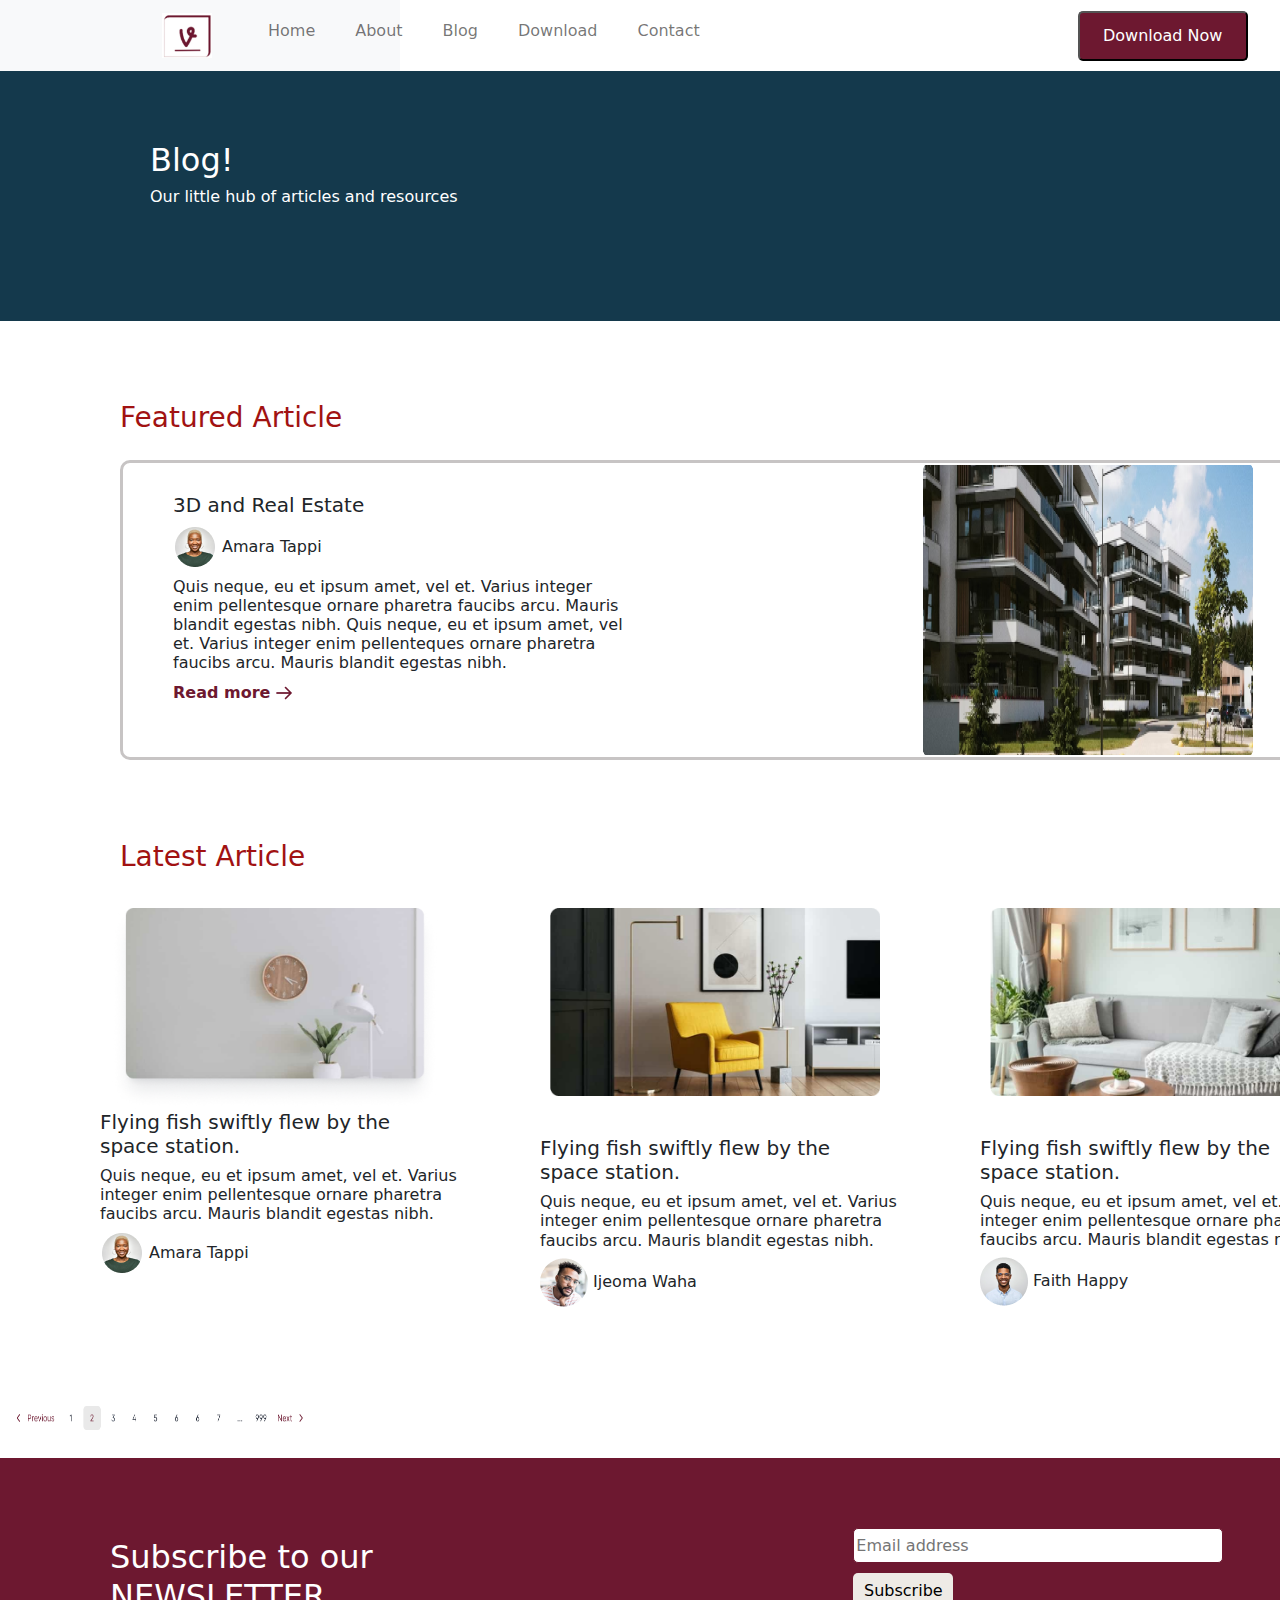
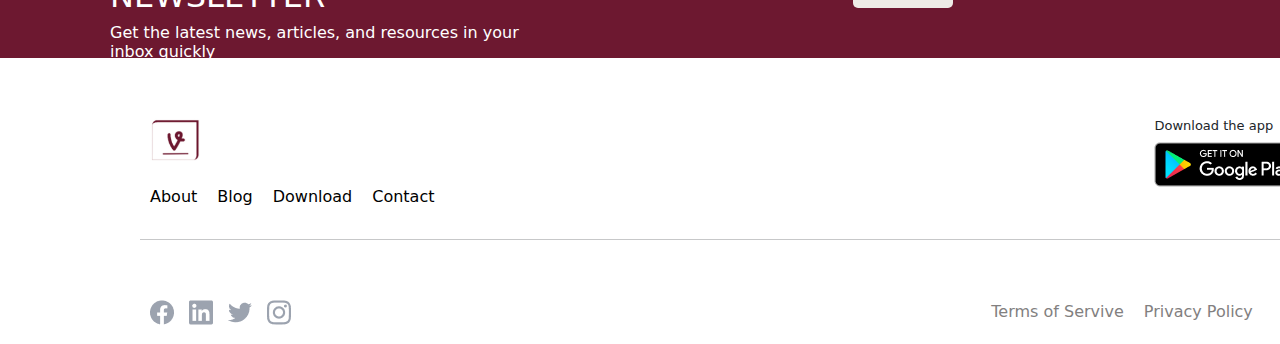
<file: Blog.html>
<!DOCTYPE html>
<html lang="en">
<head>
    <meta charset="UTF-8">
    <meta name="viewport" content="width=device-width, initial-scale=1.0">
    <title>Blog</title>
    <link rel="stylesheet" href="bootstrap-5.1.3-dist/css/bootstrap.css">
    <link rel="stylesheet" href="Home.css">
    <link rel="icon" type="image/x-icon" href="/img/image 17@2x.jpg">
    <link rel="stylesheet" href="fontawesome-free-6.4.0-web/css/all.css">
    <link rel="preconnect" href="https://fonts.googleapis.com">
<link rel="preconnect" href="https://fonts.gstatic.com" crossorigin>
<link href="https://fonts.googleapis.com/css2?family=Inter:wght@600&display=swap" rel="stylesheet">
</head>
<body>
    <nav class="navbar navbar-expand-lg bg-body-tertiary navbar-light bg-light navv">
        <div class="container-fluid">
            <a class="navbar-brand logo" href="index.html">
                <img src="img/image 17@2x.jpg" alt="Logo" width="50" height="45">
              </a>

              <button class="navbar-toggler" type="button" data-bs-toggle="collapse" data-bs-target="#navbarSupportedContent" aria-controls="navbarSupportedContent" aria-expanded="false" aria-label="Toggle navigation">
                <span class="navbar-toggler-icon"></span>
              </button>
          <div class="collapse navbar-collapse liinn" id="navbarSupportedContent">
            <ul class="navbar-nav me-auto mb-2 mb-lg-0">
              <li class="nav-item">
                <a class="nav-link ms-5 me-4" href="About.html">Home</a>
              </li>
              <li class="nav-item">
                <a class="nav-link me-4" href="About.html">About</a>
              </li>
              <li class="nav-item">
                <a class="nav-link me-4" href="Blog.html">Blog</a>
              </li>
              <li class="nav-item">
                <a class="nav-link me-4" href="download.html">Download</a>
              </li>
              <li class="nav-item">
                <a class="nav-link" href="Contactpage.html">Contact</a>
              </li>
              <button class="button1">Download Now</button>
          </div>
        </div>
      </nav>
      <div class="card9">
        <div>
            <h2>Blog!</h2>
            <h6>Our little hub of articles and resources</h6>
        </div>
        <div>
            <img src="img/Frame 40651.png" alt="" width="200px" class="card9img">
        </div>
       </div>
       <h3 style="color: rgb(161, 18, 18); margin-left: 120px; margin-top: 80px; margin-bottom: 25px;">Featured Article</h3>

       <div class="featuredarticle">
        <div class="featuredarticle1">
        <h5>3D and Real Estate</h5>
        
        <h6><img src="img/Avatar.png" alt=""> Amara Tappi</h6>
        <h6 style="font-weight: lighter;">Quis neque, eu et ipsum amet, vel et. Varius integer enim pellentesque ornare pharetra faucibs arcu. Mauris blandit egestas nibh. Quis neque, eu et ipsum amet, vel et. Varius integer enim pellenteques ornare pharetra faucibs arcu. Mauris blandit egestas nibh. </h6>
        <a href="OurBlog.html.html" style="color: rgb(109,24,48); font-weight: bold;">Read more <img src="img/Icon.png" alt=""></a>
    </div>
    <div>
        <img src="img/image 39.png" alt="" width="500px" height="290px" style="margin-top: 2px;" class="articleimg">
    </div>
       </div>
       <h3 style="color: rgb(161, 18, 18); margin-left: 120px; margin-top: 80px; margin-bottom: 25px;">Latest Article</h3>

       <div class="featuredarticled">
        <div class="featuredarticle2">
            <img src="img/Image 2.png" alt="" width="400px" class="articleimg">
        <h5>Flying fish swiftly flew by the <br> space station.</h5>
        <h6 style="font-weight: lighter;">Quis neque, eu et ipsum amet, vel et. Varius<br>integer enim pellentesque ornare pharetra <br> faucibs arcu. Mauris blandit egestas nibh.</h6>
        <h6><img src="img/Avatar.png" alt=""> Amara Tappi</h6>
    </div>
    <div class="featuredarticle2">
        <img src="img/unsplash__HqHX3LBN18.png" alt="" width="350px" style="margin-bottom: 40px;" class="articleimg">
    <h5>Flying fish swiftly flew by the <br> space station.</h5>
    <h6 style="font-weight: lighter;">Quis neque, eu et ipsum amet, vel et. Varius <br>integer enim pellentesque ornare pharetra <br>faucibs arcu. Mauris blandit egestas nibh.</h6>
    <h6><img src="img/Ellipse 1.png" alt=""> Ijeoma Waha</h6>
</div>
<div class="featuredarticle2">
    <img src="img/unsplash_OtXADkUh3-I.png" alt="" width="350px" style="margin-bottom: 40px;" class="articleimg">
<h5>Flying fish swiftly flew by the <br> space station.</h5>
<h6 style="font-weight: lighter;">Quis neque, eu et ipsum amet, vel et. Varius <br> integer enim pellentesque ornare pharetra <br>faucibs arcu. Mauris blandit egestas nibh.</h6>
<h6><img src="img/Ellipse 13.png" alt=""> Faith Happy</h6>
</div>
       </div>
       <img src="img/Pagination.png" alt="" style="margin-left: 90px;" class="articleimg1">
       
     
        <div class="card7">
            <div class="letter">
                <h2>Subscribe to our NEWSLETTER</h2>
                <h6>Get the latest news, articles, and resources in your inbox quickly</h6>
            </div>
            <div class="class">
                <input type="email" placeholder="Email address">
                <button class="Subscribebtn">Subscribe</button>
            </div>
           </div>
           
           <div class="card8">
            <div class="card8a">
              <a href="index.html"><img src="img/image 17@2x.jpg" width="50px"></a> <br> <br>
                <a href="About.html">About</a><a href="Blog.html">Blog</a><a href="download.html">Download</a><a href="Contactpage.html">Contact</a>
            </div>
            <div>
                <h5 style="font-size: small;">Download the app</h5>
                <img src="img/Store Badge.png" alt="">
            </div>
           </div>
           <hr class="line">
           <div class="card8">
            <div class="card8a">
                <img src="img/Vector 1.png" alt="" style="margin-right: 10px;"> <img src="img/Vector.png" alt="" style="margin-right: 10px;"> <img src="img/Vector2.png" alt="" style="margin-right: 10px;"> <img src="img/Group.png" alt="">
            </div>
            <div style="margin-bottom: 20px;">
                <a href="#" style="color: rgb(130, 128, 128);">Terms of Servive</a><a href="#" style="color: rgb(130, 128, 128);">Privacy Policy</a>
            </div>
           </div>



           <script src="js/bootstrap.bundle.js"></script>

   
</body>
</html>
</file>
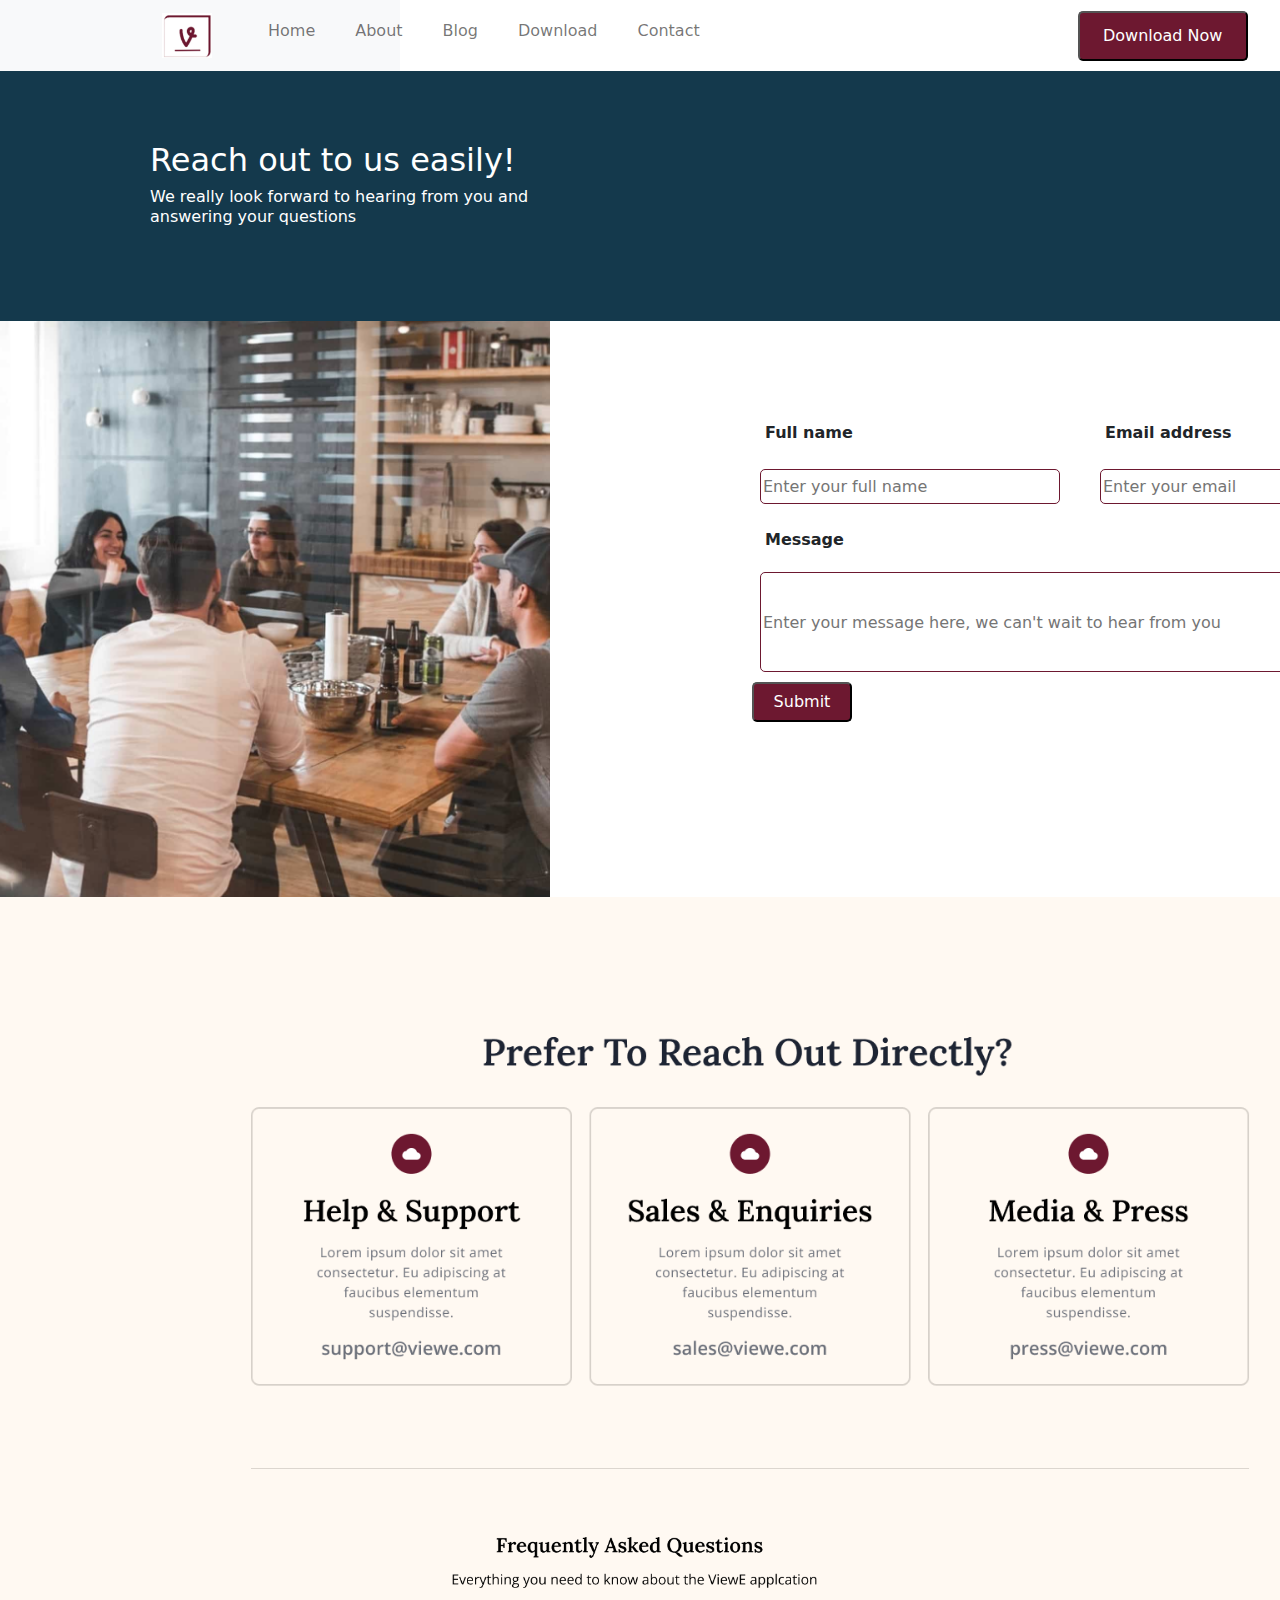
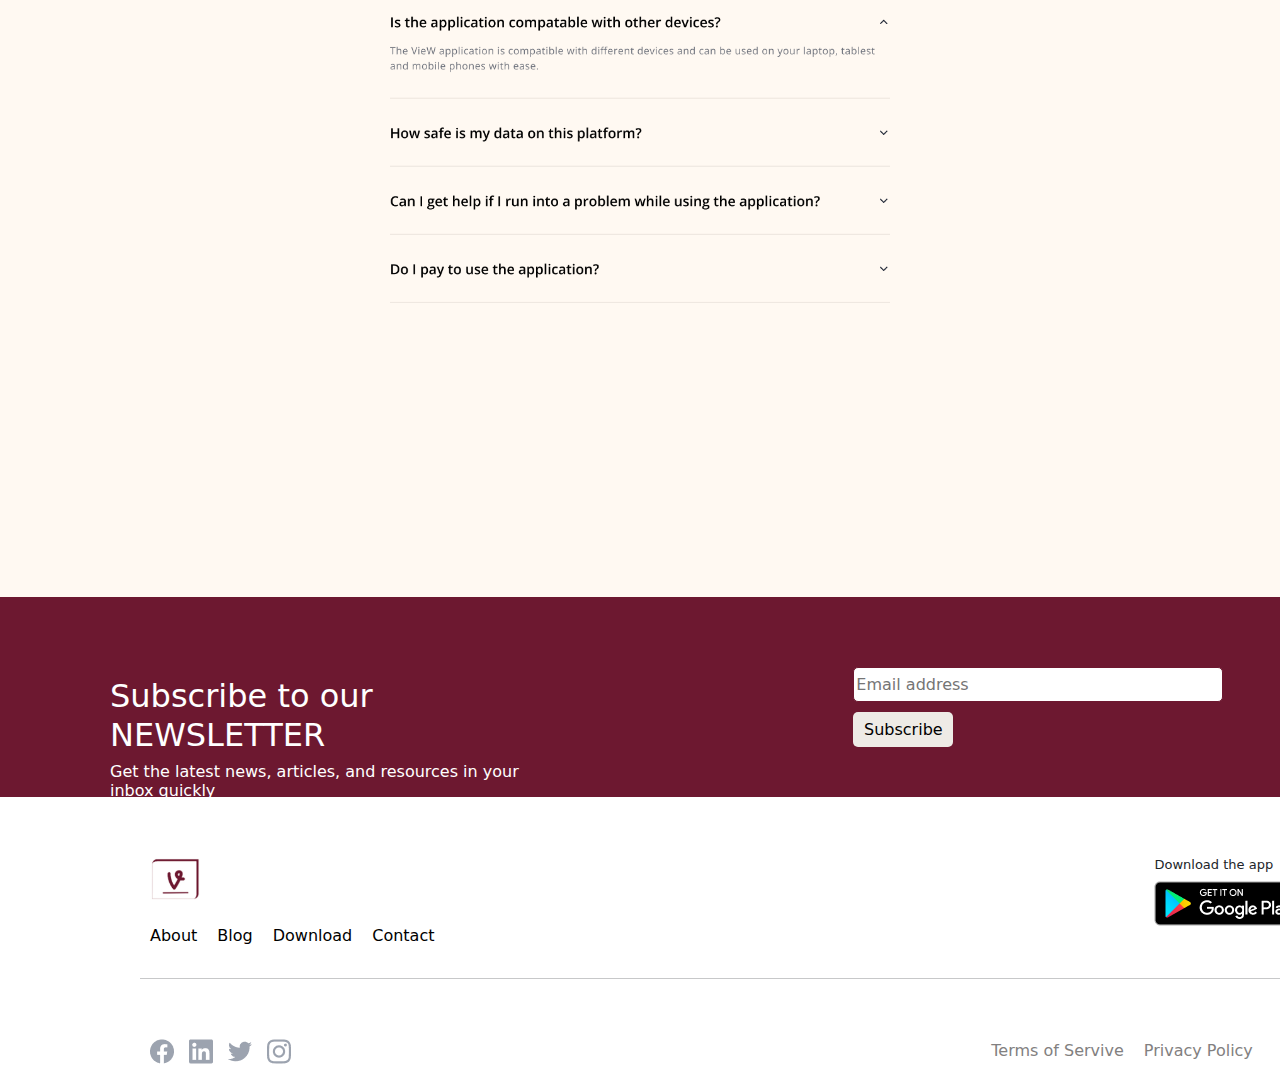
<file: Contactpage.html>
<!DOCTYPE html>
<html lang="en">
<head>
    <meta charset="UTF-8">
    <meta name="viewport" content="width=device-width, initial-scale=1.0">
    <title>Contact</title>
    <link rel="stylesheet" href="bootstrap-5.1.3-dist/css/bootstrap.css">
    <link rel="stylesheet" href="Home.css">
    <link rel="icon" type="image/x-icon" href="/img/image 17@2x.jpg">
    <link rel="stylesheet" href="fontawesome-free-6.4.0-web/css/all.css">
    <link rel="preconnect" href="https://fonts.googleapis.com">
<link rel="preconnect" href="https://fonts.gstatic.com" crossorigin>
<link href="https://fonts.googleapis.com/css2?family=Inter:wght@600&display=swap" rel="stylesheet">
</head>
<body>
  <nav class="navbar navbar-expand-lg bg-body-tertiary navbar-light bg-light navv">
    <div class="container-fluid">
        <a class="navbar-brand logo" href="index.html">
            <img src="img/image 17@2x.jpg" alt="Logo" width="50" height="45">
          </a>

          <button class="navbar-toggler" type="button" data-bs-toggle="collapse" data-bs-target="#navbarSupportedContent" aria-controls="navbarSupportedContent" aria-expanded="false" aria-label="Toggle navigation">
            <span class="navbar-toggler-icon"></span>
          </button>
      <div class="collapse navbar-collapse liinn" id="navbarSupportedContent">
        <ul class="navbar-nav me-auto mb-2 mb-lg-0">
          <li class="nav-item">
            <a class="nav-link ms-5 me-4" href="About.html">Home</a>
          </li>
          <li class="nav-item">
            <a class="nav-link me-4" href="About.html">About</a>
          </li>
          <li class="nav-item">
            <a class="nav-link me-4" href="Blog.html">Blog</a>
          </li>
          <li class="nav-item">
            <a class="nav-link me-4" href="download.html">Download</a>
          </li>
          <li class="nav-item">
            <a class="nav-link" href="Contactpage.html">Contact</a>
          </li>
          <button class="button1">Download Now</button>
      </div>
    </div>
  </nav>
      <div class="card9">
        <div>
            <h2>Reach out to us easily!</h2>
            <h6>We really look forward to hearing from you and <br> answering your questions</h6>
        </div>
        <div>
            <img src="img/Frame 40651.png" alt="" width="200px" class="card9img">
        </div>
       </div>
       <div class="secondhead5">
        <div class="secondhead1">
            <img src="img/Image.png" alt="" width="500px" class="articleimg2">
        </div>
        <div class="secondhead51">
            <div class="minihead">
                <div class="minihead1">
        <label for="">Full name</label>
        <input type="text" placeholder="Enter your full name" required class="name">
    </div>
    <div class="minihead1">

        <label for="">Email address</label> <br>
        <input type="email" placeholder="Enter your email" required class="name"> <br>
        </div>
    </div>

        <label for="">Message</label> <br>
        <input type="text" placeholder="Enter your message here, we can't wait to hear from you" required class="message">
        <button class="button5">Submit</button>

        </div>
      </div>
      <div class="card13">
        <img src="img/Frame 40665.png" alt="" width="1200px" class="card13img">
        <img src="img/Frame).png" alt="" class="cardimg113">
        <img src="img/FAQs.png" alt="" width="600px" class="faqimg">
        </div>
        <div class="card7">
            <div class="letter">
                <h2>Subscribe to our NEWSLETTER</h2>
                <h6>Get the latest news, articles, and resources in your inbox quickly</h6>
            </div>
            <div class="class">
                <input type="email" placeholder="Email address">
                <button class="Subscribebtn">Subscribe</button>
            </div>
           </div>
           
           <div class="card8">
            <div class="card8a">
              <a href="index.html"><img src="img/image 17@2x.jpg" width="50px"></a> <br> <br>
                <a href="About.html">About</a><a href="Blog.html">Blog</a><a href="download.html">Download</a><a href="download.html">Contact</a>
            </div>
            <div>
                <h5 style="font-size: small;">Download the app</h5>
                <img src="img/Store Badge.png" alt="">
            </div>
           </div>
           <hr class="line">
           <div class="card8">
            <div class="card8a">
                <img src="img/Vector 1.png" alt="" style="margin-right: 10px;"> <img src="img/Vector.png" alt="" style="margin-right: 10px;"> <img src="img/Vector2.png" alt="" style="margin-right: 10px;"> <img src="img/Group.png" alt="">
            </div>
            <div style="margin-bottom: 20px;">
                <a href="#" style="color: rgb(130, 128, 128);">Terms of Servive</a><a href="#" style="color: rgb(130, 128, 128);">Privacy Policy</a>
            </div>
           </div>

           <script src="js/bootstrap.bundle.js"></script>


   
</body>
</html>
</file>
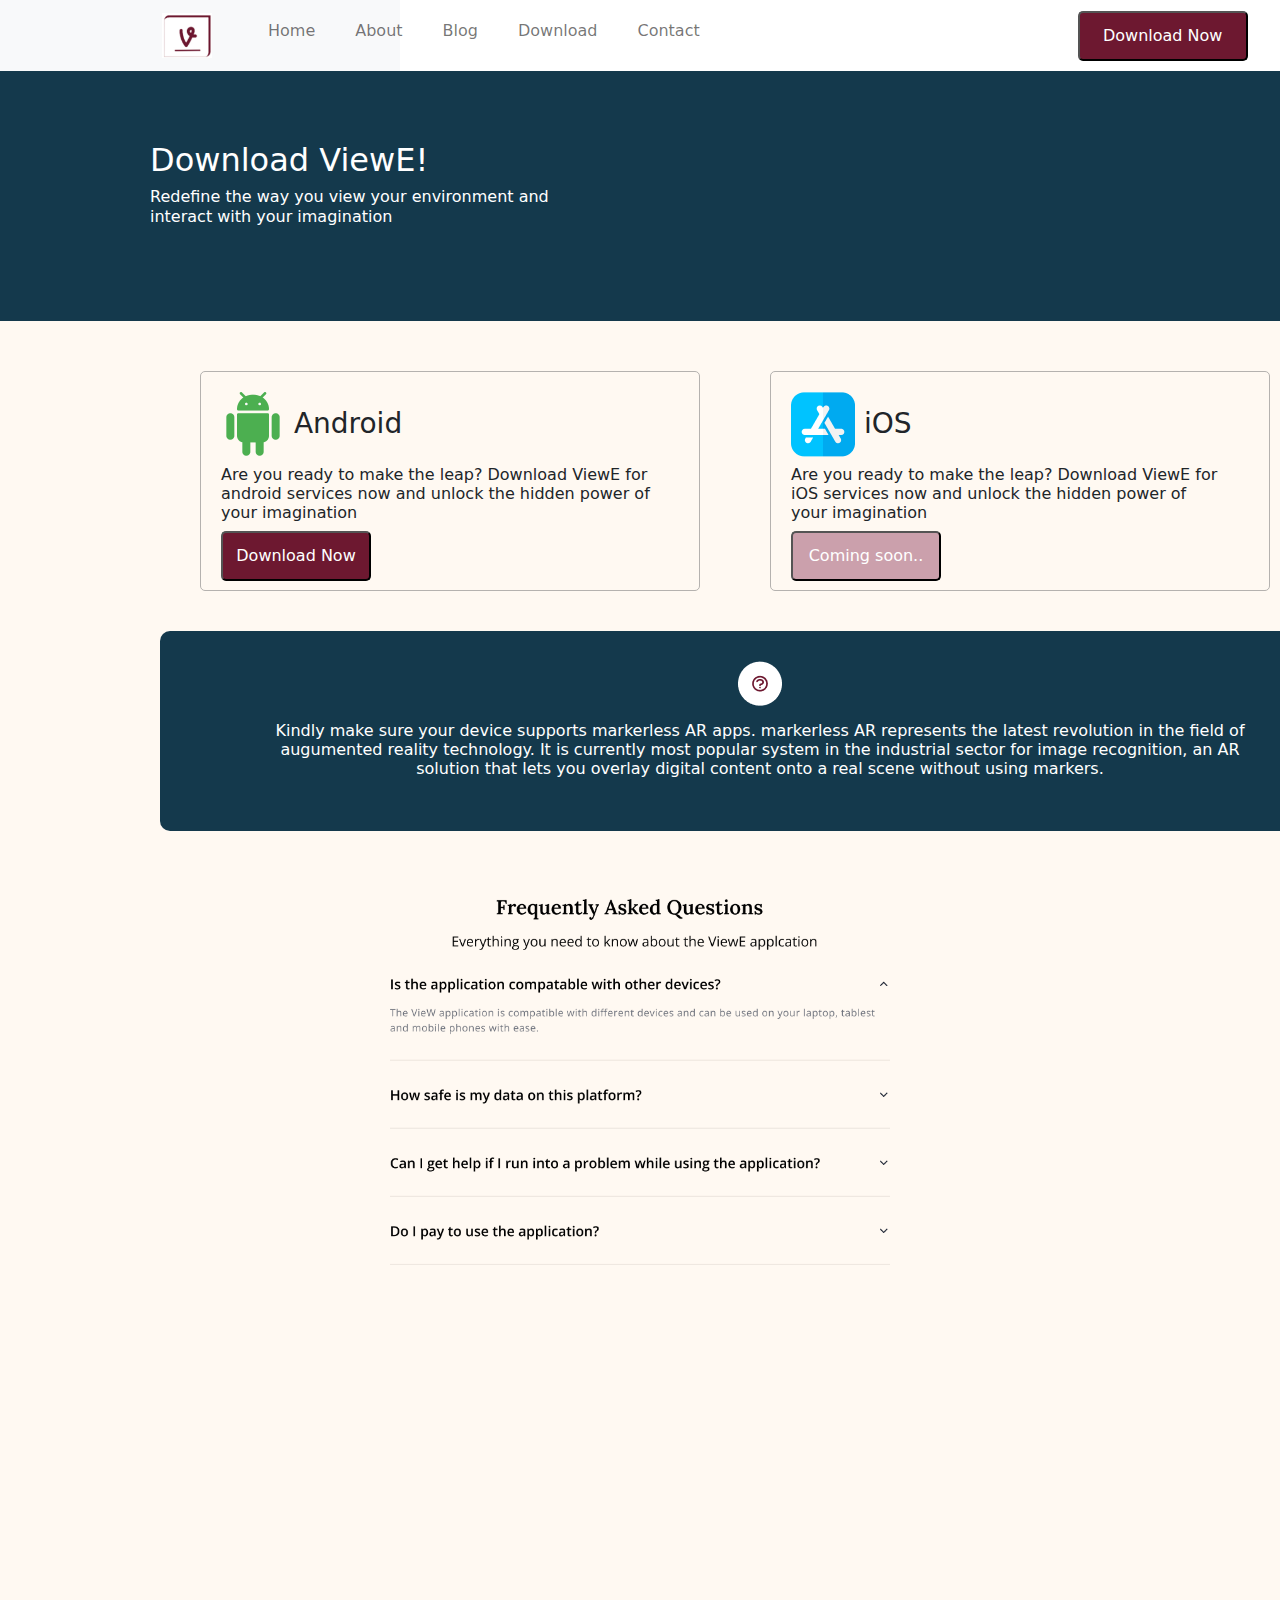
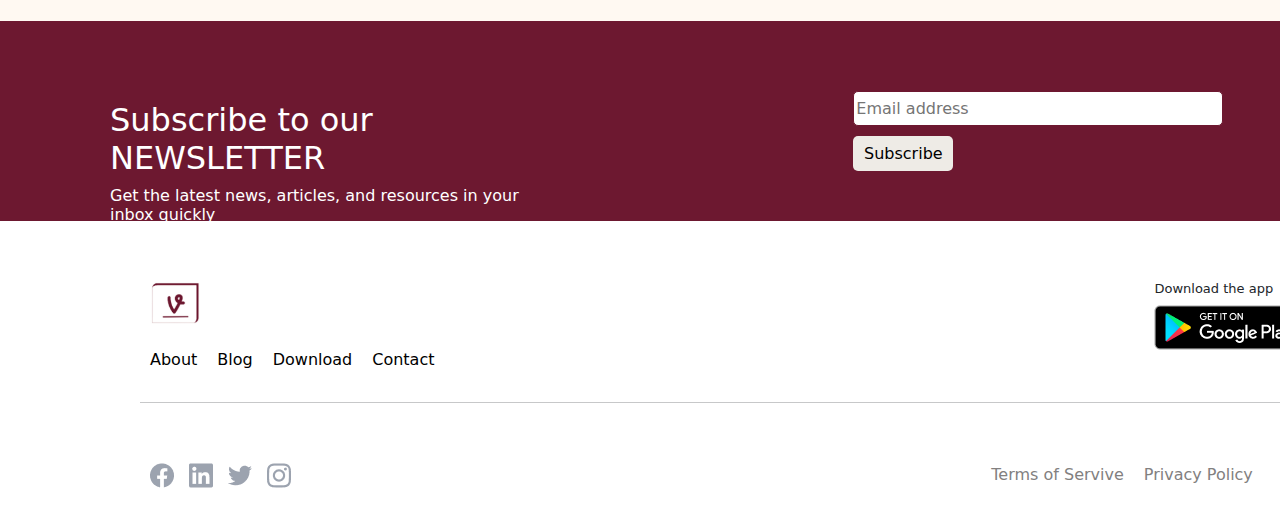
<file: download.html>
<!DOCTYPE html>
<html lang="en">
<head>
    <meta charset="UTF-8">
    <meta name="viewport" content="width=device-width, initial-scale=1.0">
    <title>Download</title>
    <link rel="stylesheet" href="bootstrap-5.1.3-dist/css/bootstrap.css">
    <link rel="stylesheet" href="Home.css">
    <link rel="icon" type="image/x-icon" href="/img/image 17@2x.jpg">
    <link rel="stylesheet" href="fontawesome-free-6.4.0-web/css/all.css">
    <link rel="preconnect" href="https://fonts.googleapis.com">
<link rel="preconnect" href="https://fonts.gstatic.com" crossorigin>
<link href="https://fonts.googleapis.com/css2?family=Inter:wght@600&display=swap" rel="stylesheet">
</head>
<body>
  <nav class="navbar navbar-expand-lg bg-body-tertiary navbar-light bg-light navv">
    <div class="container-fluid">
        <a class="navbar-brand logo" href="index.html">
            <img src="img/image 17@2x.jpg" alt="Logo" width="50" height="45">
          </a>

          <button class="navbar-toggler" type="button" data-bs-toggle="collapse" data-bs-target="#navbarSupportedContent" aria-controls="navbarSupportedContent" aria-expanded="false" aria-label="Toggle navigation">
            <span class="navbar-toggler-icon"></span>
          </button>
      <div class="collapse navbar-collapse liinn" id="navbarSupportedContent">
        <ul class="navbar-nav me-auto mb-2 mb-lg-0">
          <li class="nav-item">
            <a class="nav-link ms-5 me-4" href="About.html">Home</a>
          </li>
          <li class="nav-item">
            <a class="nav-link me-4" href="About.html">About</a>
          </li>
          <li class="nav-item">
            <a class="nav-link me-4" href="Blog.html">Blog</a>
          </li>
          <li class="nav-item">
            <a class="nav-link me-4" href="download.html">Download</a>
          </li>
          <li class="nav-item">
            <a class="nav-link" href="Contactpage.html">Contact</a>
          </li>
          <button class="button1">Download Now</button>
      </div>
    </div>
  </nav>
      <div class="card9">
        <div>
            <h2>Download ViewE!</h2>
            <h6>Redefine the way you view your environment and <br> interact with your imagination</h6>
        </div>
        <div>
            <img src="img/Frame 40651.png" alt="" width="200px" class="card9img">
        </div>
       </div>
              </div>
      </div>
      <div class="card33">
        <div style="display: flex; margin-left: 180px;" class="androidfam">
        <div class="android">
            <h3> <img src="img/image 41.png" alt=""> Android</h3>
            <h6 style="font-weight: lighter;">Are you ready to make the leap? Download ViewE for <br>android services now and unlock the hidden power of <br> your imagination</h6>
            <button class="button6">Download Now</button>
        </div>
        <div class="android">
            <h3><img src="img/image 42.png" alt=""> iOS</h3>
            <h6 style="font-weight: lighter;">Are you ready to make the leap? Download ViewE for <br>iOS services now and unlock the hidden power of <br> your imagination</h6>
            <button class="button7">Coming soon..</button>
        </div>
    </div>
    <div class="midcard">
        <img src="img/Frame 40676.png" alt="" style="margin-bottom: 15px;">
        <h6>Kindly make sure your device supports markerless AR apps. markerless AR represents the latest revolution in the field of <br> augumented reality technology. It is currently most popular system in the industrial sector for image recognition, an AR <br> solution that lets you overlay digital content onto a real scene without using markers.</h6>
    </div>
        <img src="img/FAQs.png" alt="" width="600px" class="faqimg">
        </div>
        
        <div class="card7">
            <div class="letter">
                <h2>Subscribe to our NEWSLETTER</h2>
                <h6>Get the latest news, articles, and resources in your inbox quickly</h6>
            </div>
            <div class="class">
                <input type="email" placeholder="Email address">
                <button class="Subscribebtn">Subscribe</button>
            </div>
           </div>
           
           <div class="card8">
            <div class="card8a">
              <a href="index.html"><img src="img/image 17@2x.jpg" width="50px"></a> <br> <br>
                <a href="About.html">About</a><a href="Blog.html">Blog</a><a href="download.html">Download</a><a href="Contactpage.html">Contact</a>
            </div>
            <div>
                <h5 style="font-size: small;">Download the app</h5>
                <img src="img/Store Badge.png" alt="">
            </div>
           </div>
           <hr class="line">
           <div class="card8">
            <div class="card8a">
                <img src="img/Vector 1.png" alt="" style="margin-right: 10px;"> <img src="img/Vector.png" alt="" style="margin-right: 10px;"> <img src="img/Vector2.png" alt="" style="margin-right: 10px;"> <img src="img/Group.png" alt="">
            </div>
            <div style="margin-bottom: 20px;">
                <a href="#" style="color: rgb(130, 128, 128);">Terms of Servive</a><a href="#" style="color: rgb(130, 128, 128);">Privacy Policy</a>
            </div>
           </div>

           <script src="js/bootstrap.bundle.js"></script>


   
</body>
</html>
</file>
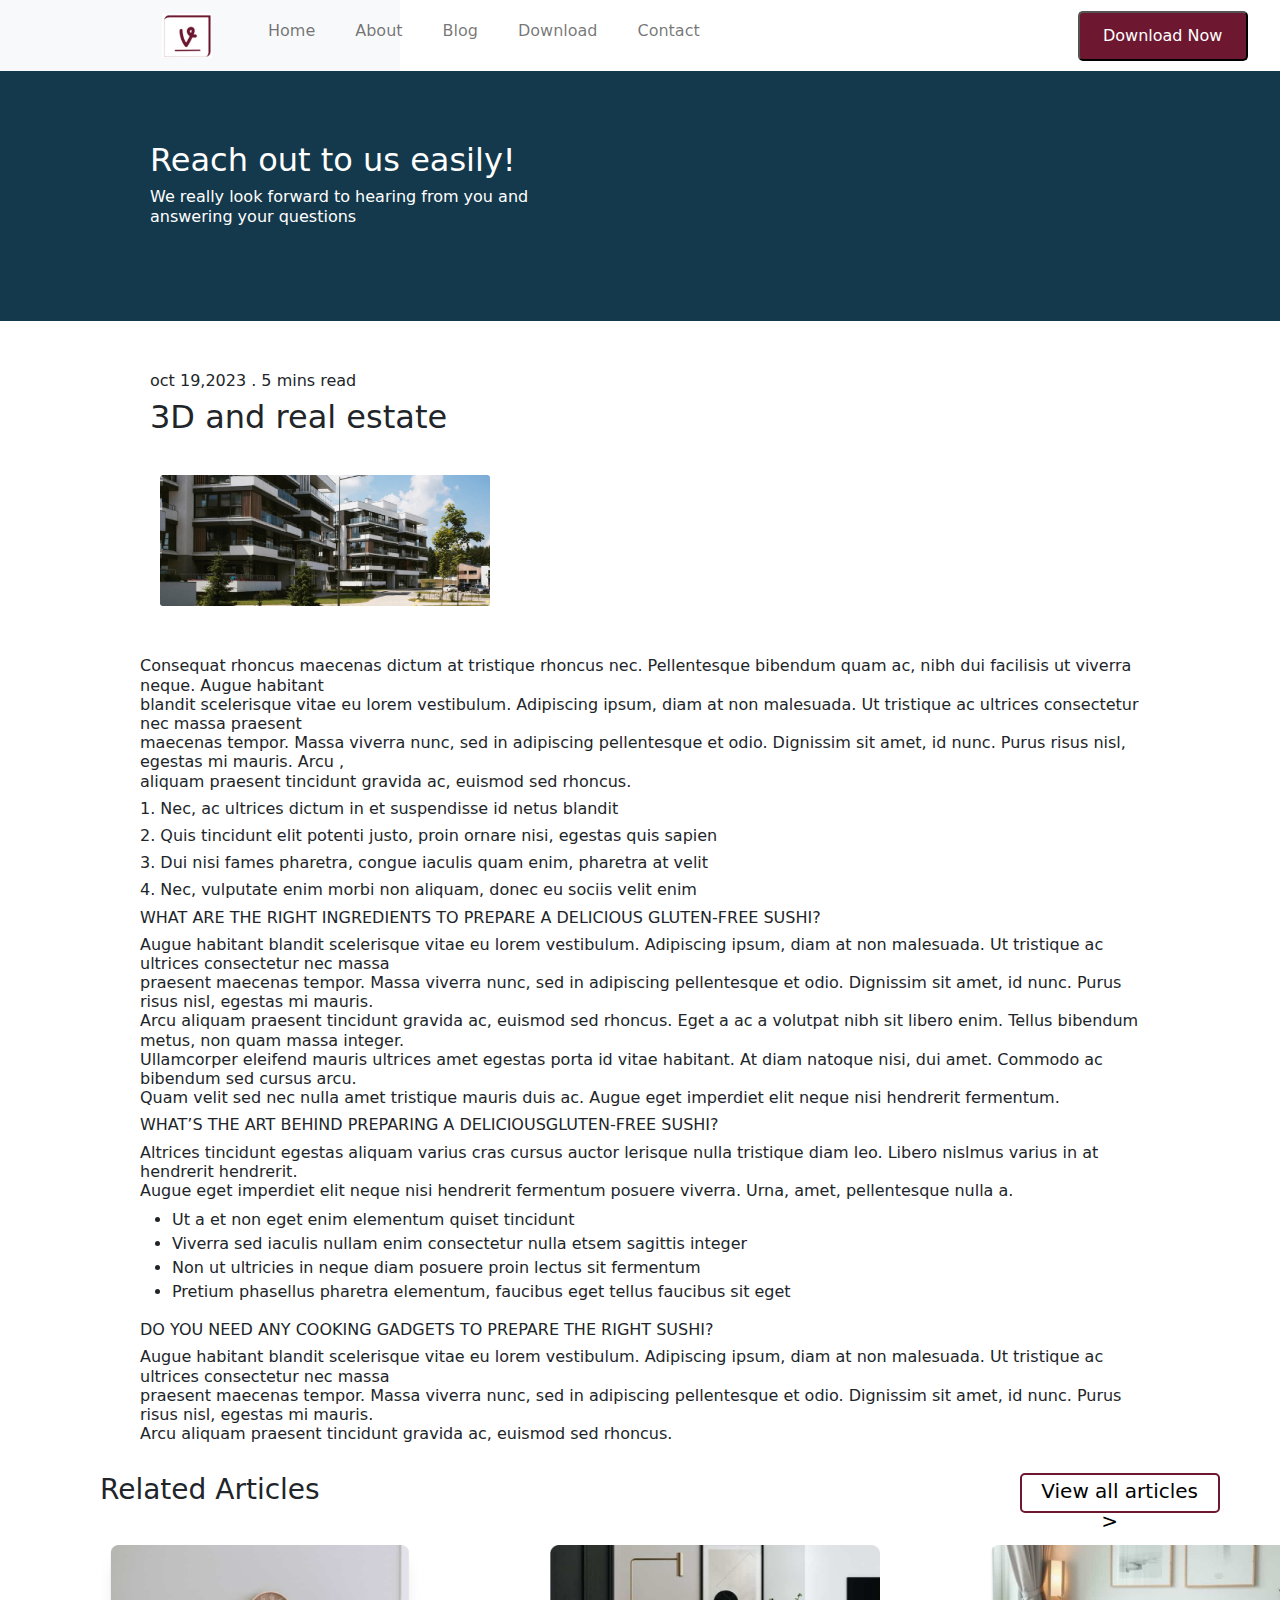
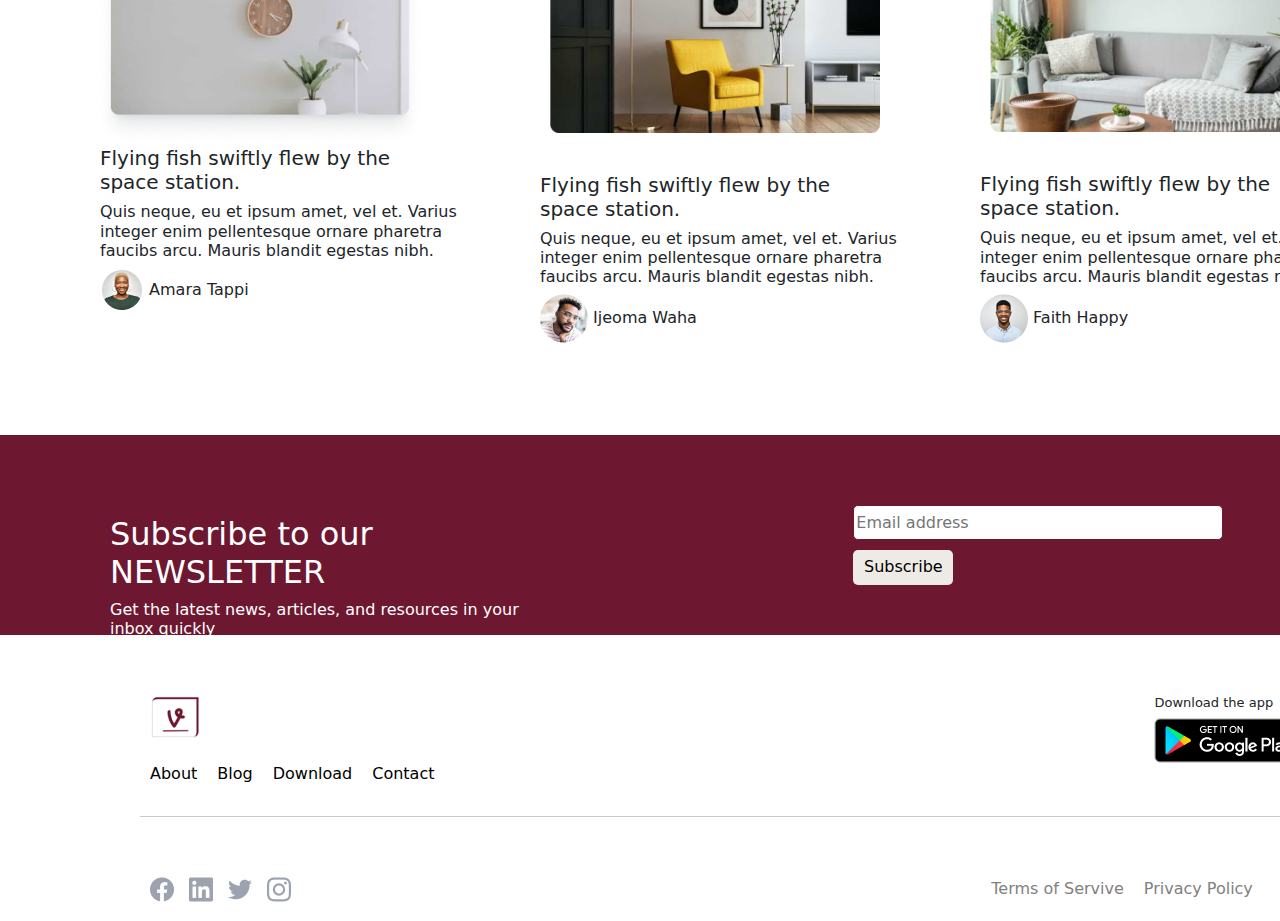
<file: OurBlog.html.html>
<!DOCTYPE html>
<html lang="en">
<head>
    <meta charset="UTF-8">
    <meta name="viewport" content="width=device-width, initial-scale=1.0">
    <title>OurBlog</title>
    <link rel="stylesheet" href="bootstrap-5.1.3-dist/css/bootstrap.css">
    <link rel="stylesheet" href="Home.css">
    <link rel="icon" type="image/x-icon" href="/img/image 17@2x.jpg">
    <link rel="stylesheet" href="fontawesome-free-6.4.0-web/css/all.css">
    <link rel="preconnect" href="https://fonts.googleapis.com">
<link rel="preconnect" href="https://fonts.gstatic.com" crossorigin>
<link href="https://fonts.googleapis.com/css2?family=Inter:wght@600&display=swap" rel="stylesheet">
</head>
<body>
    <nav class="navbar navbar-expand-lg bg-body-tertiary navbar-light bg-light navv">
        <div class="container-fluid">
            <a class="navbar-brand logo" href="index.html">
                <img src="img/image 17@2x.jpg" alt="Logo" width="50" height="45">
              </a>

              <button class="navbar-toggler" type="button" data-bs-toggle="collapse" data-bs-target="#navbarSupportedContent" aria-controls="navbarSupportedContent" aria-expanded="false" aria-label="Toggle navigation">
                <span class="navbar-toggler-icon"></span>
              </button>
          <div class="collapse navbar-collapse liinn" id="navbarSupportedContent">
            <ul class="navbar-nav me-auto mb-2 mb-lg-0">
                <li class="nav-item">
                    <a class="nav-link ms-5 me-4" href="About.html">Home</a>
                  </li>
              <li class="nav-item">
                <a class="nav-link me-4" href="About.html">About</a>
              </li>
              <li class="nav-item">
                <a class="nav-link me-4" href="Blog.html">Blog</a>
              </li>
              <li class="nav-item">
                <a class="nav-link me-4" href="download.html">Download</a>
              </li>
              <li class="nav-item">
                <a class="nav-link" href="Contactpage.html">Contact</a>
              </li>
              <button class="button1">Download Now</button>
          </div>
        </div>
      </nav>
      <div class="card9">
        <div>
            <h2>Reach out to us easily!</h2>
            <h6>We really look forward to hearing from you and <br> answering your questions</h6>
        </div>
        <div>
            <img src="img/Frame 40651.png" alt="" width="200px" class="card9img">
        </div>
       </div>
       <div class="ourblogs">
        <h6 style="font-weight: lighter; margin-left: 140px; margin-top: 50px;">oct 19,2023 . 5 mins read</h6>
        <h2 style="margin-left: 140px;">3D and real estate</h2>
        <img src="img/image 39.png" alt="" style="margin-left: 140px;margin-top: 30px;"  class="articleimg">
    </div>

    <div class="texts">
        <h6 style="font-weight: lighter;">Consequat rhoncus maecenas dictum at tristique rhoncus nec. Pellentesque bibendum quam ac, nibh dui facilisis ut viverra neque. Augue habitant <br> blandit scelerisque vitae eu lorem vestibulum. Adipiscing ipsum, diam at non malesuada. Ut tristique ac ultrices consectetur nec massa praesent <br> maecenas tempor. Massa viverra nunc, sed in adipiscing pellentesque et odio. Dignissim sit amet, id nunc. Purus risus nisl, egestas mi mauris. Arcu , <br>aliquam praesent tincidunt gravida ac, euismod sed rhoncus.</h6>
        <h6 style="font-weight: lighter;">1. Nec, ac ultrices dictum in et suspendisse id netus blandit</h6>
        <h6 style="font-weight: lighter;">2. Quis tincidunt elit potenti justo, proin ornare nisi, egestas quis sapien</h6>
        <h6 style="font-weight: lighter;">3. Dui nisi fames pharetra, congue iaculis quam enim, pharetra at velit</h6>
        <h6 style="font-weight: lighter;">4. Nec, vulputate enim morbi non aliquam, donec eu sociis velit enim</h6>

        <h6>WHAT ARE THE RIGHT INGREDIENTS TO PREPARE A DELICIOUS GLUTEN-FREE SUSHI?</h6>
        <h6 style="font-weight: lighter;">Augue habitant blandit scelerisque vitae eu lorem vestibulum. Adipiscing ipsum, diam at non malesuada. Ut tristique ac ultrices consectetur nec massa <br>praesent maecenas tempor. Massa  viverra nunc, sed in adipiscing pellentesque et odio. Dignissim sit amet, id nunc. Purus risus nisl, egestas mi mauris. <br> Arcu aliquam praesent tincidunt gravida ac, euismod sed rhoncus.
            Eget a ac a volutpat nibh sit libero enim. Tellus bibendum metus, non quam massa integer.<br>  Ullamcorper eleifend mauris ultrices amet egestas porta id vitae habitant. At diam natoque nisi, dui amet. Commodo ac bibendum sed cursus arcu.<br>  Quam velit sed nec nulla amet tristique mauris duis ac.
            Augue eget imperdiet elit neque nisi hendrerit fermentum.</h6>
            <h6>WHAT’S THE ART BEHIND PREPARING A DELICIOUSGLUTEN-FREE SUSHI?</h6>
            <h6 style="font-weight: lighter;">Altrices tincidunt egestas aliquam varius cras cursus auctor lerisque nulla tristique diam leo. Libero nislmus varius in at hendrerit hendrerit. <br> Augue eget imperdiet elit neque nisi hendrerit fermentum posuere viverra. Urna, amet, pellentesque nulla a.</h6>
            <ul>
                <li style="font-weight: lighter;">Ut a et non eget enim elementum quiset tincidunt</li>
                <li style="font-weight: lighter;">Viverra sed iaculis nullam enim consectetur nulla etsem sagittis integer</li>
                <li style="font-weight: lighter;"> Non ut ultricies in neque diam posuere proin lectus sit fermentum</li>
                <li style="font-weight: lighter;">Pretium phasellus pharetra elementum, faucibus eget tellus faucibus sit eget</li>
            </ul>
            <h6>DO YOU NEED ANY COOKING GADGETS TO PREPARE THE RIGHT SUSHI?</h6>
            <h6 style="font-weight: lighter;">Augue habitant blandit scelerisque vitae eu lorem vestibulum. Adipiscing ipsum, diam at non malesuada. Ut tristique ac ultrices consectetur nec massa <br> praesent maecenas tempor. Massa viverra nunc, sed in adipiscing pellentesque et odio. Dignissim sit amet, id nunc. Purus risus nisl, egestas mi mauris. <br> Arcu aliquam praesent tincidunt gravida ac, euismod sed rhoncus.</h6>

    </div>

       
       <!-- <h3 style="margin-left: 120px; margin-top: 80px; margin-bottom: 25px;">Related Articles <button class="button8"><a href="AllOurArticles.html">View all articles ></a></button></h3> -->

       <div class="relative">
        <h3>Related Articles </h3>
        <button class="button8"><a href="AllOurArticles.html">View all articles ></a></button>
       </div>
       


       <div class="featuredarticled">
        <div class="featuredarticle2">
            <img src="img/Image 2.png" alt="" width="400px" style="margin-left: -15px;" class="articleimg">
        <h5>Flying fish swiftly flew by the <br> space station.</h5>
        <h6 style="font-weight: lighter;">Quis neque, eu et ipsum amet, vel et. Varius<br>integer enim pellentesque ornare pharetra <br> faucibs arcu. Mauris blandit egestas nibh.</h6>
        <h6><img src="img/Avatar.png" alt=""> Amara Tappi</h6>
    </div>
    <div class="featuredarticle2">
        <img src="img/unsplash__HqHX3LBN18.png" alt="" width="350px" style="margin-bottom: 40px;" class="articleimg">
    <h5>Flying fish swiftly flew by the <br> space station.</h5>
    <h6 style="font-weight: lighter;">Quis neque, eu et ipsum amet, vel et. Varius <br>integer enim pellentesque ornare pharetra <br>faucibs arcu. Mauris blandit egestas nibh.</h6>
    <h6><img src="img/Ellipse 1.png" alt=""> Ijeoma Waha</h6>
</div>
<div class="featuredarticle2">
    <img src="img/unsplash_OtXADkUh3-I.png" alt="" width="350px" style="margin-bottom: 40px;" class="articleimg">
<h5>Flying fish swiftly flew by the <br> space station.</h5>
<h6 style="font-weight: lighter;">Quis neque, eu et ipsum amet, vel et. Varius <br> integer enim pellentesque ornare pharetra <br>faucibs arcu. Mauris blandit egestas nibh.</h6>
<h6><img src="img/Ellipse 13.png" alt=""> Faith Happy</h6>
</div>
       </div>

       
     
        <div class="card7">
            <div class="letter">
                <h2>Subscribe to our NEWSLETTER</h2>
                <h6>Get the latest news, articles, and resources in your inbox quickly</h6>
            </div>
            <div class="class">
                <input type="email" placeholder="Email address">
                <button class="Subscribebtn">Subscribe</button>
            </div>
           </div>
           
           <div class="card8">
            <div class="card8a">
                <a href="index.html"><img src="img/image 17@2x.jpg" width="50px"></a> <br> <br>
                <a href="About.html">About</a><a href="Blog.html">Blog</a><a href="download.html">Download</a><a href="Contactpage.html">Contact</a>
            </div>
            <div>
                <h5 style="font-size: small;">Download the app</h5>
                <img src="img/Store Badge.png" alt="">
            </div>
           </div>
           <hr class="line">
           <div class="card8">
            <div class="card8a">
                <img src="img/Vector 1.png" alt="" style="margin-right: 10px;"> <img src="img/Vector.png" alt="" style="margin-right: 10px;"> <img src="img/Vector2.png" alt="" style="margin-right: 10px;"> <img src="img/Group.png" alt="">
            </div>
            <div style="margin-bottom: 20px;">
                <a href="#" style="color: rgb(130, 128, 128);">Terms of Servive</a><a href="#" style="color: rgb(130, 128, 128);">Privacy Policy</a>
            </div>
           </div>

           <script src="js/bootstrap.bundle.js"></script>


   
</body>
</html>
</file>
<file: Home.css>
.button1{
    color: white;
    background-color: rgb(109,24,48);
    border-radius: 5px;
    width: 170px;
    height: 50px;
    margin-left: 350px;
}
.nav-link{
    color: black;
}
.navbar-brand{
    margin-right: 220px;
    margin-left: 80px;
}
.card1{
    background-color: rgb(255,249,242);
    height: 500px;
    padding: 60px;
    display: flex;
    gap: 90px;
}
.button2{
    color: white;
    background-color: rgb(109,24,48);
    border-radius: 5px;
    width: 130px;
    height: 45px;
    margin-right: 15px;
}
.button3{
    color: rgb(109,24,48);
    background-color: white;
    border-radius: 5px;
    border: 3px solid rgb(109,24,48);
    width: 130px;
    height: 45px;
}
.card11{
    margin-left: 70px;
    margin-top: 60px;
    width: 700px;
    text-align: left;
}
.h5{
    margin-top: 30px;
    margin-bottom: 30px;
}
.card12{
    background-color: rgb(230, 222, 210);
    width: 350px;
    height: 350px;
    border-radius: 200px;
}
.firsthead{
    text-align: center;
    margin-top: 30px;
}
.secondhead1{
    display: flex;
}
.secondhead{
    margin-top: 60px;
    display: flex;
    margin-left:70px ;
}
.secondhead2{
    width: 600px;
    margin-top: 100px;
    margin-left: 300px;
}
.secondhead21{
    width: 600px;
    margin-top: 100px;
    margin-left: 50px;
    margin-right: 100px;
}
.card2{
    background-color: rgb(255,249,242);
    height: 700px;
    padding-top: 150px;
    display: flex;
    gap: 20px;
}
.middle {
    height: 50vh;
    width: 1600px;
    margin-left: 20px;
    background-image: url(img/Rectangle\ 55.png);
    background-size: cover;
    background-repeat: no-repeat;
    background-position: center;
  }
  .middle-text {
    /* text-align: left;
    padding: 25px;
    color: white;
    margin-left: 800px;
    width: 550px; */
    display: flex;
    gap: 300px;
  }
  .firstimg{
    margin-top: -110px;
    margin-left: 110px;
  }
  .middleword{
    color: white;
    margin-top: 50px;
  }
  .button4{
    color: black;
    margin-top: 15px;
    background-color: white;
    border-radius: 5px;
    border: 3px solid white;
    width: 130px;
    height: 45px;
}
.card3{
    background-color: rgb(255,249,242);
    height: 2000px;
    /* padding-left: 270px; */
    padding-top: 50px;
    text-align: center;
    
}
.middle1 {
    height: 70vh;
    width: 1600px;
    margin-left: 20px;
    background-image: url(img/Rectangle\ 55.png);
    background-size: cover;
    background-repeat: no-repeat;
    background-position: center;
  }
  .middle-text1 {
    /* text-align: left;
    padding: 25px;
    color: white;
    margin-left: 800px;
    width: 550px; */
    display: flex;
    gap: 300px;
  }
  .firstimg1{
    margin-top: -110px;
    margin-left: 110px;
  }
  .middleword1{
    color: white;
    margin-top: 50px;
  }
  .card4{
    background-color: rgb(255,249,242);
    height: 700px;
    padding-top: 15px;
    display: flex;
    gap: 20px;
}
.div12{
    display: grid;
    gap: 30px;
}
.div11{
    width: 550px;
}
.div1{
    display: flex;
    gap: 80px;
    margin-left: 120px;
    margin-top: 20px;
}
.box{
    width: 450px;
    height: 320px;
    border: 2px solid rgb(59, 58, 58);
    border-radius: 10px;
    padding: 10px;
    text-align: left;
}
.card5{
    background-color: rgb(255,249,242);
    height: 500px;
    padding: 60px;
}
.card6{
    background-color: rgb(255,249,242);
    height: 500px;
    padding: 60px;
    display: flex;
    gap: 50px;
}
.heads{
    font-weight: lighter;
}
.headd{
    text-align: center;
}
.card7{
    height: 200px;
    background-color: rgb(109, 24, 48);
    color: white;
    display: flex;
    gap: 300px;
    padding-left: 100px;
    padding-top: 70px;
}
input{
    width: 370px;
    height: 35px;
    border-radius: 5px;
    border: 1px solid rgb(109, 24, 48);
}
.Subscribebtn{
    width: 100px;
    height: 35px;
    border-radius: 5px;
    background-color: rgb(238, 235, 230);
}
a{
    text-decoration: none;
    color: black;
    margin-right: 20px;
}
.card8{
    display: flex;
    gap: 700px;
    margin-left: 150px;
    margin-top: 60px;
}
.line{
    width: 1200px;
    margin-left: 140px;
    margin-top: 30px;
}
.card9{
    height: 250px;
    background-color: rgb(20, 57, 76);
    color: white;
    display: flex;
    gap: 500px;
    padding-left: 150px;
    padding-top: 70px;
}
.card10{
    background-color: rgb(255,249,242);
    height: 600px;
    padding: 60px;
    display: flex;
    gap: 90px;
}
.faq{
    text-align: center;
}
.card9{
    height: 250px;
    background-color: rgb(20, 57, 76);
    color: white;
    display: flex;
    gap: 500px;
    padding-left: 150px;
    padding-top: 70px;
}
.secondhead5{
    margin-top: 0px;
    display: flex;
    margin-left:0px ;
}
.secondhead51{
    width: 600px;
    margin-top: 100px;
    margin-left: 200px;
}
.minihead{
    display: flex;
    gap: 30px;
}
.minihead1{
    display: grid;
}
label{
    font-weight: bolder;
}
.name{
    width: 300px;
}
.message{
    width: 630px;
    height: 100px;
    margin-top: 20px;
}
.button5{
    color: white;
    background-color: rgb(109,24,48);
    border-radius: 5px;
    width: 100px;
    height: 40px;
    margin-top: 10px;
    margin-left: 2px;
}
.card13{
    background-color: rgb(255,249,242);
    height: 1300px;
    /* padding-left: 270px; */
    padding-top: 50px;
    text-align: center;
    
}
.card33{
    background-color: rgb(255,249,242);
    height: 1300px;
    /* padding-left: 270px; */
    padding-top: 50px;
    text-align: center;
    
}
.android{
    width: 500px;
    height: 220px;
    margin-left: 50px;
    text-align: left;
    border: 1px solid black;
    border-radius: 5px;
    border-color: rgb(181, 178, 175);
    padding-left: 20px;
    padding-top: 20px;
}
.button6{
    color: white;
    background-color: rgb(109,24,48);
    border-radius: 5px;
    width: 150px;
    height: 50px;

}
.button7{
    color: white;
    background-color: rgb(203, 160, 172);
    border-radius: 5px;
    width: 150px;
    height: 50px;

}
.midcard{
    width: 1200px;
    height: 200px;
    background-color: rgb(20, 57, 76);
    margin-left: 160px;
    color: white;
    margin-top: 40px;
    padding-top: 30px;
    border-radius: 10px;

}
.featuredarticle{
    display: flex;
    gap: 290px;
    border: 3px solid rgb(199, 196, 196);
    border-radius: 10px;
    width: 1300px;
    height: 300px;
    margin-left: 120px;
}
.featuredarticle1{
    padding-top: 30px;
    padding-left: 50px;
    width: 500px;
    font-weight: lighter;
}
.featuredarticled{
    display: flex;
    gap: 20px;
    margin-top: 20px;
    margin-bottom: 100px;
    border-radius: 10px;
    width: 1300px;
    height: 400px;
    margin-left: 80px;
}
.featuredarticle2{
    padding-top: 10px;
    padding-left: 20px;
    width: 500px;
    font-weight: lighter;
}
.button8{
    color: rgb(109,24,48);
    background-color:white ;
    border-radius: 5px;
    border: 2px solid rgb(109,24,48);
    width: 200px;
    height: 40px;
    font-size: 20px;
    /* margin-left: 700px; */
}
.texts{
    margin-top: 50px;
    margin-left: 140px;
}
.relative{
    display: flex;
    margin-left: 150px;
    margin-top: 30px;
}


@media screen and (min-width: 360px) {

    .navv{
        width: 350px;
    
    }

    /* .liinn{
        margin-left: 200px;
    } */

    .logo{

        margin-right: 0px !important;
        margin-left: -2px !important;
    }
   
    .button1{
       display: none;
    }
    .nav-link{
        color: black;
    }
    .navbar-brand{
        margin-right: 220px;
        margin-left: 80px;
    }
    .card1{
        background-color: rgb(255,249,242);
        height: 700px;
        /* padding: 60px; */
        display: grid;
        gap: 80px;
        margin-bottom: 80px;
    }
    .phoneimg{
        width: 300px;
    }
    .partnerimg{
        width: 320px !important;
    }
    .button2{
        color: white;
        background-color: rgb(109,24,48);
        border-radius: 5px;
        width: 110px;
        height: 55px ;
        margin-right: 10px;
    }
    .button3{
        color: rgb(109,24,48);
        background-color: white;
        border-radius: 5px;
        border: 3px solid rgb(109,24,48);
        width: 130px;
        height: 45px;
    }
    .card11{
        
        margin-top: 0px;
        width: 280px;
        margin-left: -20px;
        
        
    }
    .h5{
        margin-top: 30px;
        margin-bottom: 30px;
        text-align: center;
        
        
    }
    .h1{
        text-align: center;
        
        
    }
    .card12{
        background-color: rgb(230, 222, 210);
        width: 300px;
        height: 300px;
        border-radius: 200px;
        margin-left: -40px;

    }
    .firsthead{
        text-align: center;
        margin-top: 30px;
    }
    .secondhead1{
        display: flex;
        margin-left: -50px;
    }
    .secondheadimg{
        height: 400px;
    }
    .secondheadimg1{
        width: 120px !important;
        height: 250px !important;
    }
    .secondheadimg2{
        width: 70px !important;
        height: 40px !important;
        margin-left: -100px !important;
    }
    .secondhead111{
        width: 80px !important;
    }
    .secondhead222{
        width: 160px !important;
        height: 250px !important;
    }
    .experience{
        margin-bottom: 20px;
    }
    .secondhead{
        margin-top: 60px;
        display: grid;
        margin-left:70px ;
    }
    .secondhead2{
        width: 320px;
        margin-top: 100px;
        margin-left: -50px;
    }
    .secondhead21{
        width: 280px;
        margin-top: 100px;
        margin-left: -50px;
        margin-right: 100px;
    }
    .card2{
        background-color: rgb(255,249,242);
        height: 700px;
        padding-top: 150px;
        display: flex;
        gap: 20px;
        margin-bottom: 120px;
    }
    .middle {
        height: 90vh;
        width: 360px;
        margin-bottom: 50px;
        margin-left: 0px;
        background-image: url(img/Rectangle\ 55.png);
        background-size: cover;
        background-repeat: no-repeat;
        background-position: center;
      }
      .middle-text {
        /* text-align: left;
        padding: 25px;
        color: white;
        margin-left: 800px;
        width: 550px; */
        display: grid;
        gap: 30px;
      }
      .firstimg{
        margin-top: 10px;
        margin-left: 80px;
      }
      .middleword{
        color: white;
        margin-top: 5px;
        /* margin-left: 50px; */
        text-align: center;
      }
      .featureimg{
        width: 310px;
        margin-left: 5px;
      }
      .button4{
        color: black;
        margin-top: 15px;
        background-color: white;
        border-radius: 5px;
        border: 3px solid white;
        width: 130px;
        height: 45px;
    }
    .card3{
        background-color: rgb(255,249,242);
        height: 2000px;
        /* padding-left: 270px; */
        padding-top: 50px;
        text-align: center;
        
    }
    .middle1 {
        height: 90vh;
        width: 350px;
        margin-left: 0px;
        margin-top: -350px;
        background-image: url(img/Rectangle\ 55.png);
        background-size: cover;
        background-repeat: no-repeat;
        background-position: center;
      }
      .middle-text1 {
        /* text-align: left;
        padding: 25px;
        color: white;
        margin-left: 800px;
        width: 550px; */
        display: grid;
        gap: 30px;
      }
      .firstimg1{
        margin-top: -110px;
        margin-left: 80px;
      }
      .firstimage{
        height: 300px !important;
        margin-left: -18px !important; 
        margin-top: 0px;
      }
      .middleword1{
        color: white;
        margin-top: 10px;
        text-align: center;
        width: 350px;
      }
      .card4{
        background-color: rgb(255,249,242);
        height: 300px;
        padding-top: 15px;
        display: grid;
        gap: 20px;
        margin-bottom: 100px;
    }
    .card4img{
        height: 350px !important; 
        margin-left: -80px !important; 
        margin-top: 110px;
    }
    .div12{
        display: grid;
        gap: 30px;
    }
    .div11{
        width: 350px;
        text-align: center;
        margin-left: 20px;
    }
    .divimg{
        width: 300px !important;
        margin-left: 30px !important;
    }
    .div1{
        display: grid;
        gap: 80px;
        margin-left: -20px;
        margin-top: 20px;
    }
    .box{
        width: 320px;
        height: 330px;
        border: 2px solid rgb(59, 58, 58);
        border-radius: 10px;
        padding: 10px;
        /* text-align: left; */
        margin-left: -10px !important;
    }
    .card5{
        background-color: rgb(255,249,242);
        height: 1200px;
        padding: 60px;
        margin-bottom: 20px;
    }
    .card6{
        background-color: rgb(255,249,242);
        height: 500px;
        /* padding: 60px; */
        display: grid;
        gap: 5px;
        margin-left: -90px !important;
    }
    .heads{
        font-weight: lighter;
    }
    .headd{
        text-align: center;
    }
    .card7{
        height: 400px;
        background-color: rgb(109, 24, 48);
        color: white;
        display: grid;
        gap: 5px;
        padding-left: 0px;
        padding-top: 70px;
    }
    .class{
        margin-top: -70px;
    }
    input{
        width: 330px;
        height: 35px;
        margin-left: 10px;
        border-radius: 5px;
        border: 1px solid rgb(109, 24, 48);
    }
    .Subscribebtn{
        width: 100px;
        height: 35px;
        border-radius: 5px;
        margin-left: 10px;
        margin-top: 10px;
        border: none;
        background-color: rgb(238, 235, 230);
    }
    .letter{
        padding: 10px;
        width: 350px;
    }
    a{
        text-decoration: none;
        color: black;
        margin-right: 20px;
    }
    .card8{
        display: grid;
        gap: 50px;
        margin-left: 30px;
        margin-top: 60px;
    }
    .line{
        width: 280px;
        margin-left: 30px;
        margin-top: 30px;
    }
    .ourblogs{
        margin-left: -110px !important;
    }
    .card9{
        height: 250px;
        background-color: rgb(20, 57, 76);
        color: white;
        display: flex;
        gap: 0px;
        padding-left: 10px;
        padding-top: 70px;
    }
    .card9img{
        display: none;
    }
    .card9word{
        width: 250px;
    }
    .card10{
        background-color: rgb(255,249,242);
        height: 900px;
        padding: 60px;
        display: grid;
        gap: 90px;
        padding-left: 80px;
        margin-bottom: 1px;
    }
    .faq{
        text-align: center;
        margin-bottom: 400px;
    }
    .faqimg{
        width: 300px;
    }
    
    .secondhead5{
        margin-top: 0px;
        display: grid;
        margin-left:0px ;
    }
    .secondhead51{
        width: 300px;
        margin-top: 100px;
        margin-left: 0px;
    }
    .articleimg2{
        display: none;
    }
    .minihead{
        display: grid;
        gap: 10px;
    }
    .minihead1{
        display: grid;
    }
    label{
        font-weight: bolder;
        margin-left: 15px;
    }
    .name{
        width: 320px;

    }
    .message{
        width: 320px;
        height: 100px;
        margin-top: 20px;
    }
    .button5{
        color: white;
        background-color: rgb(109,24,48);
        border-radius: 5px;
        width: 100px;
        height: 40px;
        margin-top: 10px;
        margin-left: 10px;
    }
    .card13{
        background-color: rgb(255,249,242);
        height: 1600px;
        /* padding-left: 270px; */
        padding-top: 50px;
        text-align: center;
        
    }
    .card33{
        background-color: rgb(255,249,242);
        height: 1400px;
        /* padding-left: 270px; */
        padding-top: 50px;
        text-align: center;
    
        
    }
    .androidfam{
        display: grid !important;
        gap: 20px !important;
        margin-left: -30px !important;
    }
    .card13img{
        display: none;
    }
    .android{
        width: 330px;
        height: 280px;
        margin-left: 40px;
        text-align: left;
        border: 1px solid black;
        border-radius: 5px;
        border-color: rgb(181, 178, 175);
        padding-left: 20px;
        padding-top: 20px;
    }
    .button6{
        color: white;
        background-color: rgb(109,24,48);
        border-radius: 5px;
        width: 150px;
        height: 50px;
    
    }
    .button7{
        color: white;
        background-color: rgb(203, 160, 172);
        border-radius: 5px;
        width: 150px;
        height: 50px;
    
    }
    .midcard{
        width: 320px;
        height: 350px;
        background-color: rgb(20, 57, 76);
        margin-left: 10px;
        color: white;
        padding-left: 20px;
        padding-right: 20px;
        margin-top: 40px;
        padding-top: 30px;
        border-radius: 10px;
    
    }
    .featuredarticle{
        display: grid;
        gap: 20px;
        border: 3px solid rgb(199, 196, 196);
        border-radius: 10px;
        width: 320px;
        height: 600px;
        margin-left: 20px;
    }
    .featuredarticle1{
        padding-top: 30px;
        padding-left: 30px;
        width: 310px;
        font-weight: lighter;
    }
    .articleimg{
        width: 310px;
        padding-left: 10px;
    }
    .articleimg1{
        width: 300px;
        height: 40px;
        margin-left: 10px !important;
        margin-bottom: 20px;
    }
    .featuredarticled{
        display: grid;
        gap: 20px;
        margin-top: 20px;
        margin-bottom: 900px;
        border-radius: 10px;
        width: 360px;
        height: 400px;
        margin-left: 10px;
    }
    .featuredarticle2{
        padding-top: 10px;
        padding-left: 20px;
        width: 360px;
        font-weight: lighter;
    }
    .button8{
        color: rgb(109,24,48);
        background-color:white ;
        border-radius: 5px;
        border: 2px solid rgb(109,24,48);
        width: 140px;
        height: 40px;
        font-size: 13px;
        margin-left: px;
    }
    .relative{
        display: grid;
        margin-left: 50px !important;


    }
    .texts{
        margin-top: 50px;
        margin-left: 30px;
        width: 350px;
    } 
    a:hover{
        color: rgb(44, 5, 5);
        border: 3px solid rgb(44, 5, 5);
        border-radius: 7px;
    }
    .cardimg113{
        width: 350px;
    }
}








@media screen and (min-width: 400px) {

    .navv{
        width: 400px !important;
    
    }

    /* .liinn{
        margin-left: 200px;
    } */

    .logo{

        margin-right: 0px !important;
        margin-left: -2px !important;
    }
   
    .button1{
       display: none;
    }
    .nav-link{
        color: black;
    }
    .navbar-brand{
        margin-right: 220px;
        margin-left: 80px;
    }
    .card1{
        background-color: rgb(255,249,242);
        height: 700px;
        /* padding: 60px; */
        display: grid;
        gap: 80px;
        margin-bottom: 80px;
    }
    .phoneimg{
        width: 350px;
    }
    .partnerimg{
        width: 320px !important;
    }
    .button2{
        color: white;
        background-color: rgb(109,24,48);
        border-radius: 5px;
        width: 130px !important;
        height: 45px !important;
        margin-right: 15px;
    }
    .button3{
        color: rgb(109,24,48);
        background-color: white;
        border-radius: 5px;
        border: 3px solid rgb(109,24,48);
        width: 130px;
        height: 45px;
    }
    .card11{
        
        margin-top: 0px;
        width: 300px !important;
        margin-left: -20px;
        
        
    }
    .h5{
        margin-top: 30px;
        margin-bottom: 30px;
        text-align: center;
        
        
    }
    .h1{
        text-align: center;
        
        
    }
    .card12{
        background-color: rgb(230, 222, 210);
        width: 350px;
        height: 350px;
        border-radius: 200px;
        margin-left: -40px;

    }
    .firsthead{
        text-align: center;
        margin-top: 30px;
    }
    .secondhead1{
        display: flex;
        margin-left: -50px;
    }
    .secondheadimg{
        height: 400px;
    }
    .secondheadimg1{
        width: 120px !important;
        height: 250px !important;
    }
    .secondheadimg2{
        width: 70px !important;
        height: 40px !important;
        margin-left: -100px !important;
    }
    .secondhead111{
        width: 80px !important;
    }
    .secondhead222{
        width: 160px !important;
        height: 250px !important;
    }
    .experience{
        margin-bottom: 20px;
    }
    .secondhead{
        margin-top: 60px;
        display: grid;
        margin-left:70px ;
    }
    .secondhead2{
        width: 350px;
        margin-top: 100px;
        margin-left: -50px;
    }
    .secondhead21{
        width: 280px;
        margin-top: 100px;
        margin-left: -50px;
        margin-right: 100px;
    }
    .card2{
        background-color: rgb(255,249,242);
        height: 700px;
        padding-top: 150px;
        display: flex;
        gap: 20px;
        margin-bottom: 120px;
    }
    .middle {
        height: 70vh;
        width: 398px;
        margin-bottom: 50px;
        margin-left: 0px;
        background-image: url(img/Rectangle\ 55.png);
        background-size: cover;
        background-repeat: no-repeat;
        background-position: center;
      }
      .middle-text {
        /* text-align: left;
        padding: 25px;
        color: white;
        margin-left: 800px;
        width: 550px; */
        display: grid;
        gap: 30px;
      }
      .firstimg{
        margin-top: 10px;
        margin-left: 80px;
      }
      .middleword{
        color: white;
        margin-top: 5px;
        /* margin-left: 50px; */
        text-align: center;
      }
      .featureimg{
        width: 350px;
        margin-left: 5px;
      }
      .button4{
        color: black;
        margin-top: 15px;
        background-color: white;
        border-radius: 5px;
        border: 3px solid white;
        width: 130px;
        height: 45px;
    }
    .card3{
        background-color: rgb(255,249,242);
        height: 2000px;
        /* padding-left: 270px; */
        padding-top: 50px;
        text-align: center;
        
    }
    .middle1 {
        height: 70vh;
        width: 398px;
        margin-left: 0px;
        margin-top: -350px;
        background-image: url(img/Rectangle\ 55.png);
        background-size: cover;
        background-repeat: no-repeat;
        background-position: center;
      }
      .middle-text1 {
        /* text-align: left;
        padding: 25px;
        color: white;
        margin-left: 800px;
        width: 550px; */
        display: grid;
        gap: 30px;
      }
      .firstimg1{
        margin-top: -110px;
        margin-left: 80px;
      }
      .firstimage{
        height: 300px !important;
        margin-left: -8px !important; 
        margin-top: 0px;
      }
      .middleword1{
        color: white;
        margin-top: 10px;
        text-align: center;
        width: 400px;
      }
      .card4{
        background-color: rgb(255,249,242);
        height: 300px;
        padding-top: 15px;
        display: grid;
        gap: 20px;
        margin-bottom: 100px;
    }
    .card4img{
        height: 350px !important; 
        margin-left: -80px !important; 
        margin-top: 110px;
    }
    .div12{
        display: grid;
        gap: 30px;
    }
    .div11{
        width: 350px;
        text-align: center;
        margin-left: 20px;
    }
    .divimg{
        width: 350px !important;
        margin-left: 10px !important;
    }
    .div1{
        display: grid;
        gap: 80px;
        margin-left: 10px;
        margin-top: 20px;
    }
    .box{
        width: 350px;
        height: 320px;
        border: 2px solid rgb(59, 58, 58);
        border-radius: 10px;
        padding: 10px;
        /* text-align: left; */
        margin-left: -10px !important;
    }
    .card5{
        background-color: rgb(255,249,242);
        height: 1200px;
        padding: 60px;
        margin-bottom: 20px;
    }
    .card6{
        background-color: rgb(255,249,242);
        height: 500px;
        /* padding: 60px; */
        display: grid;
        gap: 5px;
        margin-left: -90px !important;
    }
    .heads{
        font-weight: lighter;
    }
    .headd{
        text-align: center;
    }
    .card7{
        height: 400px;
        background-color: rgb(109, 24, 48);
        color: white;
        display: grid;
        gap: 5px;
        padding-left: 0px;
        padding-top: 70px;
    }
    .class{
        margin-top: -70px;
    }
    input{
        width: 370px;
        height: 35px;
        margin-left: 10px;
        border-radius: 5px;
        border: 1px solid rgb(109, 24, 48);
    }
    .Subscribebtn{
        width: 100px;
        height: 35px;
        border-radius: 5px;
        margin-left: 10px;
        margin-top: 10px;
        border: none;
        background-color: rgb(238, 235, 230);
    }
    .letter{
        padding: 10px;
        width: 400px;
    }
    a{
        text-decoration: none;
        color: black;
        margin-right: 20px;
    }
    .card8{
        display: grid;
        gap: 50px;
        margin-left: 30px;
        margin-top: 60px;
    }
    .line{
        width: 350px;
        margin-left: 30px;
        margin-top: 30px;
    }
    .ourblogs{
        margin-left: -110px !important;
    }
    .card9{
        height: 250px;
        background-color: rgb(20, 57, 76);
        color: white;
        display: flex;
        gap: 0px;
        padding-left: 10px;
        padding-top: 70px;
    }
    .card9img{
        display: none;
    }
    .card9word{
        width: 250px;
    }
    .card10{
        background-color: rgb(255,249,242);
        height: 900px;
        padding: 60px;
        display: grid;
        gap: 90px;
        padding-left: 80px;
        margin-bottom: 1px;
    }
    .faq{
        text-align: center;
        margin-bottom: 400px;
    }
    .faqimg{
        width: 300px;
    }
    
    .secondhead5{
        margin-top: 0px;
        display: grid;
        margin-left:0px ;
    }
    .secondhead51{
        width: 300px;
        margin-top: 100px;
        margin-left: 0px;
    }
    .articleimg2{
        display: none;
    }
    .minihead{
        display: grid;
        gap: 10px;
    }
    .minihead1{
        display: grid;
    }
    label{
        font-weight: bolder;
        margin-left: 15px;
    }
    .name{
        width: 350px;

    }
    .message{
        width: 350px;
        height: 100px;
        margin-top: 20px;
    }
    .button5{
        color: white;
        background-color: rgb(109,24,48);
        border-radius: 5px;
        width: 100px;
        height: 40px;
        margin-top: 10px;
        margin-left: 10px;
    }
    .card13{
        background-color: rgb(255,249,242);
        height: 1600px;
        /* padding-left: 270px; */
        padding-top: 50px;
        text-align: center;
        
    }
    .card33{
        background-color: rgb(255,249,242);
        height: 1400px;
        /* padding-left: 270px; */
        padding-top: 50px;
        text-align: center;
    
        
    }
    .androidfam{
        display: grid !important;
        gap: 20px !important;
        margin-left: -30px !important;
    }
    .card13img{
        display: none;
    }
    .android{
        width: 350px;
        height: 280px;
        margin-left: 50px;
        text-align: left;
        border: 1px solid black;
        border-radius: 5px;
        border-color: rgb(181, 178, 175);
        padding-left: 20px;
        padding-top: 20px;
    }
    .button6{
        color: white;
        background-color: rgb(109,24,48);
        border-radius: 5px;
        width: 150px;
        height: 50px;
    
    }
    .button7{
        color: white;
        background-color: rgb(203, 160, 172);
        border-radius: 5px;
        width: 150px;
        height: 50px;
    
    }
    .midcard{
        width: 380px;
        height: 350px;
        background-color: rgb(20, 57, 76);
        margin-left: 10px;
        color: white;
        padding-left: 20px;
        padding-right: 20px;
        margin-top: 40px;
        padding-top: 30px;
        border-radius: 10px;
    
    }
    .featuredarticle{
        display: grid;
        gap: 20px;
        border: 3px solid rgb(199, 196, 196);
        border-radius: 10px;
        width: 360px;
        height: 600px;
        margin-left: 20px;
    }
    .featuredarticle1{
        padding-top: 30px;
        padding-left: 30px;
        width: 340px;
        font-weight: lighter;
    }
    .articleimg{
        width: 340px;
        padding-left: 10px;
    }
    .articleimg1{
        width: 300px;
        height: 40px;
        margin-left: 10px !important;
        margin-bottom: 20px;
    }
    .featuredarticled{
        display: grid;
        gap: 20px;
        margin-top: 20px;
        margin-bottom: 900px;
        border-radius: 10px;
        width: 360px;
        height: 400px;
        margin-left: 10px;
    }
    .featuredarticle2{
        padding-top: 10px;
        padding-left: 20px;
        width: 360px;
        font-weight: lighter;
    }
    .button8{
        color: rgb(109,24,48);
        background-color:white ;
        border-radius: 5px;
        border: 2px solid rgb(109,24,48);
        width: 140px;
        height: 40px;
        font-size: 13px;
        margin-left: px;
    }
    .relative{
        display: grid;
        margin-left: 50px !important;


    }
    .texts{
        margin-top: 50px;
        margin-left: 30px;
        width: 350px;
    } 
    a:hover{
        color: rgb(44, 5, 5);
        border: 3px solid rgb(44, 5, 5);
        border-radius: 7px;
    }
}







@media screen and (min-width: 1024px){

    .logo{

        margin-right: 0px !important;
        margin-left: 150px !important;
    }
    .featureimg{
        width: 500px;
        margin-left: 5px;
    }
    .faqimg{
        width: 500px;
    }
    .relative{
        display: flex;
        margin-left: 100px !important;
        margin-top: 30px;
    }
    .ourblogs{
        margin-left: 10px !important;
    }
    
    .button1{
        color: white;
        background-color: rgb(109,24,48);
        border-radius: 5px;
        width: 170px;
        height: 50px;
        margin-left: 350px;
        display: block;
    }
    .nav-link{
        color: black;
    }
    .navbar-brand{
        margin-right: 220px;
        margin-left: 80px;
    }
    .card1{
        background-color: rgb(255,249,242);
        height: 500px;
        padding: 60px;
        display: flex;
        gap: 90px;
    }
    .button2{
        color: white;
        background-color: rgb(109,24,48);
        border-radius: 5px;
        width: 130px !important;
        height: 45px !important;
        margin-right: 15px;
        margin-left: 200px;
    }
    .button3{
        color: rgb(109,24,48);
        background-color: white;
        border-radius: 5px;
        border: 3px solid rgb(109,24,48);
        width: 130px;
        height: 45px;
    }
    .card11{
        margin-left: 70px;
        margin-top: 60px;
        width: 700px !important;
        text-align: left;
    }
    .h5{
        margin-top: 30px;
        margin-bottom: 30px;
    }
    .card12{
        background-color: rgb(230, 222, 210);
        width: 350px;
        height: 350px;
        border-radius: 200px;
    }
    .firsthead{
        text-align: center;
        margin-top: 30px;
    }
    .secondhead1{
        display: flex;
    }
    .secondhead{
        margin-top: 60px;
        display: flex;
        margin-left:70px ;
    }
    .secondhead2{
        width: 600px;
        margin-top: 100px;
        margin-left: 300px;
    }
    .secondhead21{
        width: 600px;
        margin-top: 100px;
        margin-left: 50px;
        margin-right: 100px;
    }
    .card2{
        background-color: rgb(255,249,242);
        height: 700px;
        padding-top: 150px;
        display: flex;
        gap: 20px;
    }
    .middle {
        height: 50vh;
        width: 1600px;
        margin-left: 20px;
        background-image: url(img/Rectangle\ 55.png);
        background-size: cover;
        background-repeat: no-repeat;
        background-position: center;
      }
      .middle-text {
        /* text-align: left;
        padding: 25px;
        color: white;
        margin-left: 800px;
        width: 550px; */
        display: flex;
        gap: 300px;
      }
      .firstimg{
        margin-top: -50px;
        margin-left: 110px;
      }
      .middleword{
        color: white;
        margin-top: 50px;
      }
      .button4{
        color: black;
        margin-top: 15px;
        background-color: white;
        border-radius: 5px;
        border: 3px solid white;
        width: 130px;
        height: 45px;
    }
    .card3{
        background-color: rgb(255,249,242);
        height: 2000px;
        /* padding-left: 270px; */
        padding-top: 50px;
        text-align: center;
        
    }
    .middle1 {
        height: 70vh;
        width: 1600px;
        margin-left: 20px;
        background-image: url(img/Rectangle\ 55.png);
        background-size: cover;
        background-repeat: no-repeat;
        background-position: center;
      }
      .middle-text1 {
        /* text-align: left;
        padding: 25px;
        color: white;
        margin-left: 800px;
        width: 550px; */
        display: flex;
        gap: 300px;
      }
      .firstimg1{
        margin-top: -110px;
        margin-left: 110px;
        
      }
      .middleword1{
        color: white;
        margin-top: 50px;
      }
      .card4{
        background-color: rgb(255,249,242);
        height: 700px;
        padding-top: 15px;
        display: flex;
        gap: 20px;
    }
    .div12{
        display: grid;
        gap: 30px;
    }
    .div11{
        width: 550px;
    }
    .div1{
        display: flex;
        gap: 80px;
        margin-left: 120px;
        margin-top: 20px;
    }
    .box{
        width: 450px;
        height: 320px;
        border: 2px solid rgb(59, 58, 58);
        border-radius: 10px;
        padding: 10px;
        text-align: left;
    }
    .card5{
        background-color: rgb(255,249,242);
        height: 500px;
        padding: 60px;
    }
    .card6{
        background-color: rgb(255,249,242);
        height: 500px;
        padding: 60px;
        display: flex;
        gap: 50px;
    }
    .heads{
        font-weight: lighter;
    }
    .headd{
        text-align: center;
    }
    .card7{
        height: 200px;
        background-color: rgb(109, 24, 48);
        color: white;
        display: flex;
        gap: 300px;
        padding-left: 100px;
        padding-top: 70px;
    }
    input{
        width: 370px;
        height: 35px;
        border-radius: 5px;
        border: 1px solid rgb(109, 24, 48);
    }
    .Subscribebtn{
        width: 100px;
        height: 35px;
        border-radius: 5px;
        border: none;
        background-color: rgb(238, 235, 230);
    }
    a{
        text-decoration: none;
        color: black;
        margin-right: 20px;
    }
    a:hover{
        color: rgb(44, 5, 5);
        border: 3px solid rgb(44, 5, 5);
        border-radius: 7px;
    }
    .card8{
        display: flex;
        gap: 700px;
        margin-left: 150px;
        margin-top: 60px;
    }
    .line{
        width: 1200px;
        margin-left: 140px;
        margin-top: 30px;
    }
    .card9{
        height: 250px;
        background-color: rgb(20, 57, 76);
        color: white;
        display: flex;
        gap: 500px;
        padding-left: 150px;
        padding-top: 70px;
    }
    .card10{
        background-color: rgb(255,249,242);
        height: 600px;
        padding: 60px;
        display: flex;
        gap: 90px;
    }
    .faq{
        text-align: center;
    }
    .card9{
        height: 250px;
        background-color: rgb(20, 57, 76);
        color: white;
        display: flex;
        gap: 500px;
        padding-left: 150px;
        padding-top: 70px;
    }
    .secondhead5{
        margin-top: 0px;
        display: flex !important;
        margin-left:0px ;
    }
    .secondhead51{
        width: 600px;
        margin-top: 100px;
        margin-left: 200px;
    }
    .minihead{
        display: flex;
        gap: 30px;
    }
    .minihead1{
        display: grid;
    }
    label{
        font-weight: bolder;
    }
    .name{
        width: 300px;
    }
    .message{
        width: 630px;
        height: 100px;
        margin-top: 20px;
    }
    .button5{
        color: white;
        background-color: rgb(109,24,48);
        border-radius: 5px;
        width: 100px;
        height: 40px;
        margin-top: 10px;
        margin-left: 2px;
    }
    .card13{
        background-color: rgb(255,249,242);
        height: 1300px;
        /* padding-left: 270px; */
        padding-top: 50px;
        text-align: center;
        
        
    }
    .android{
        width: 500px;
        height: 220px;
        margin-left: 50px;
        text-align: left;
        border: 1px solid black;
        border-radius: 5px;
        border-color: rgb(181, 178, 175);
        padding-left: 20px;
        padding-top: 20px;
    }
    .button6{
        color: white;
        background-color: rgb(109,24,48);
        border-radius: 5px;
        width: 150px;
        height: 50px;
    
    }
    .button7{
        color: white;
        background-color: rgb(203, 160, 172);
        border-radius: 5px;
        width: 150px;
        height: 50px;
    
    }
    .midcard{
        width: 1200px;
        height: 200px;
        background-color: rgb(20, 57, 76);
        margin-left: 160px;
        color: white;
        margin-top: 40px;
        padding-top: 30px;
        border-radius: 10px;
    
    }
    .featuredarticle{
        display: flex;
        gap: 290px;
        border: 3px solid rgb(199, 196, 196);
        border-radius: 10px;
        width: 1300px;
        height: 300px;
        margin-left: 120px;
    }
    .featuredarticle1{
        padding-top: 30px;
        padding-left: 50px;
        width: 500px;
        font-weight: lighter;
    }
    .featuredarticled{
        display: flex;
        gap: 20px;
        margin-top: 20px;
        margin-bottom: 100px;
        border-radius: 10px;
        width: 1300px;
        height: 400px;
        margin-left: 80px;
    }
    .featuredarticle2{
        padding-top: 10px;
        padding-left: 20px;
        width: 500px;
        font-weight: lighter;
    }
    .button8{
        color: rgb(109,24,48);
        background-color:white ;
        border-radius: 5px;
        border: 2px solid rgb(109,24,48);
        width: 200px;
        height: 40px;
        font-size: 20px;
        margin-left: 700px;
    }
    .texts{
        width: 1000px;
        margin-top: 50px;
        margin-left: 140px;
    }
    .card33{
        background-color: rgb(255,249,242);
        height: 1300px;
        /* padding-left: 270px; */
        padding-top: 50px;
        text-align: center;
        
    }
    .androidfam{
        display: flex !important;
        gap: 20px !important;
        margin-left: 150px !important;
    }
    .articleimg2{
        display: flex;
        width: 600px;
    }
    .card13img{
        display: block;
        margin-left: 150px;
    }
    .cardimg113{
        display: none;
    }
    .secondheadimg{
        height: 500px;
    }
    .card4img{
        height: 490px !important; 
        margin-left: -80px !important; 
        margin-top: 110px;
    }
    .firstimage{
        height: 490px !important;
        margin-left: -8px !important; 
        margin-top: 0px;
      }
      .class{
        margin-top: 0px;
    }
    .partnerimg{
        width: 500px !important;
    }
    .letter{
        padding: 10px;
        width: 500px;
    }
    
}
</file>
